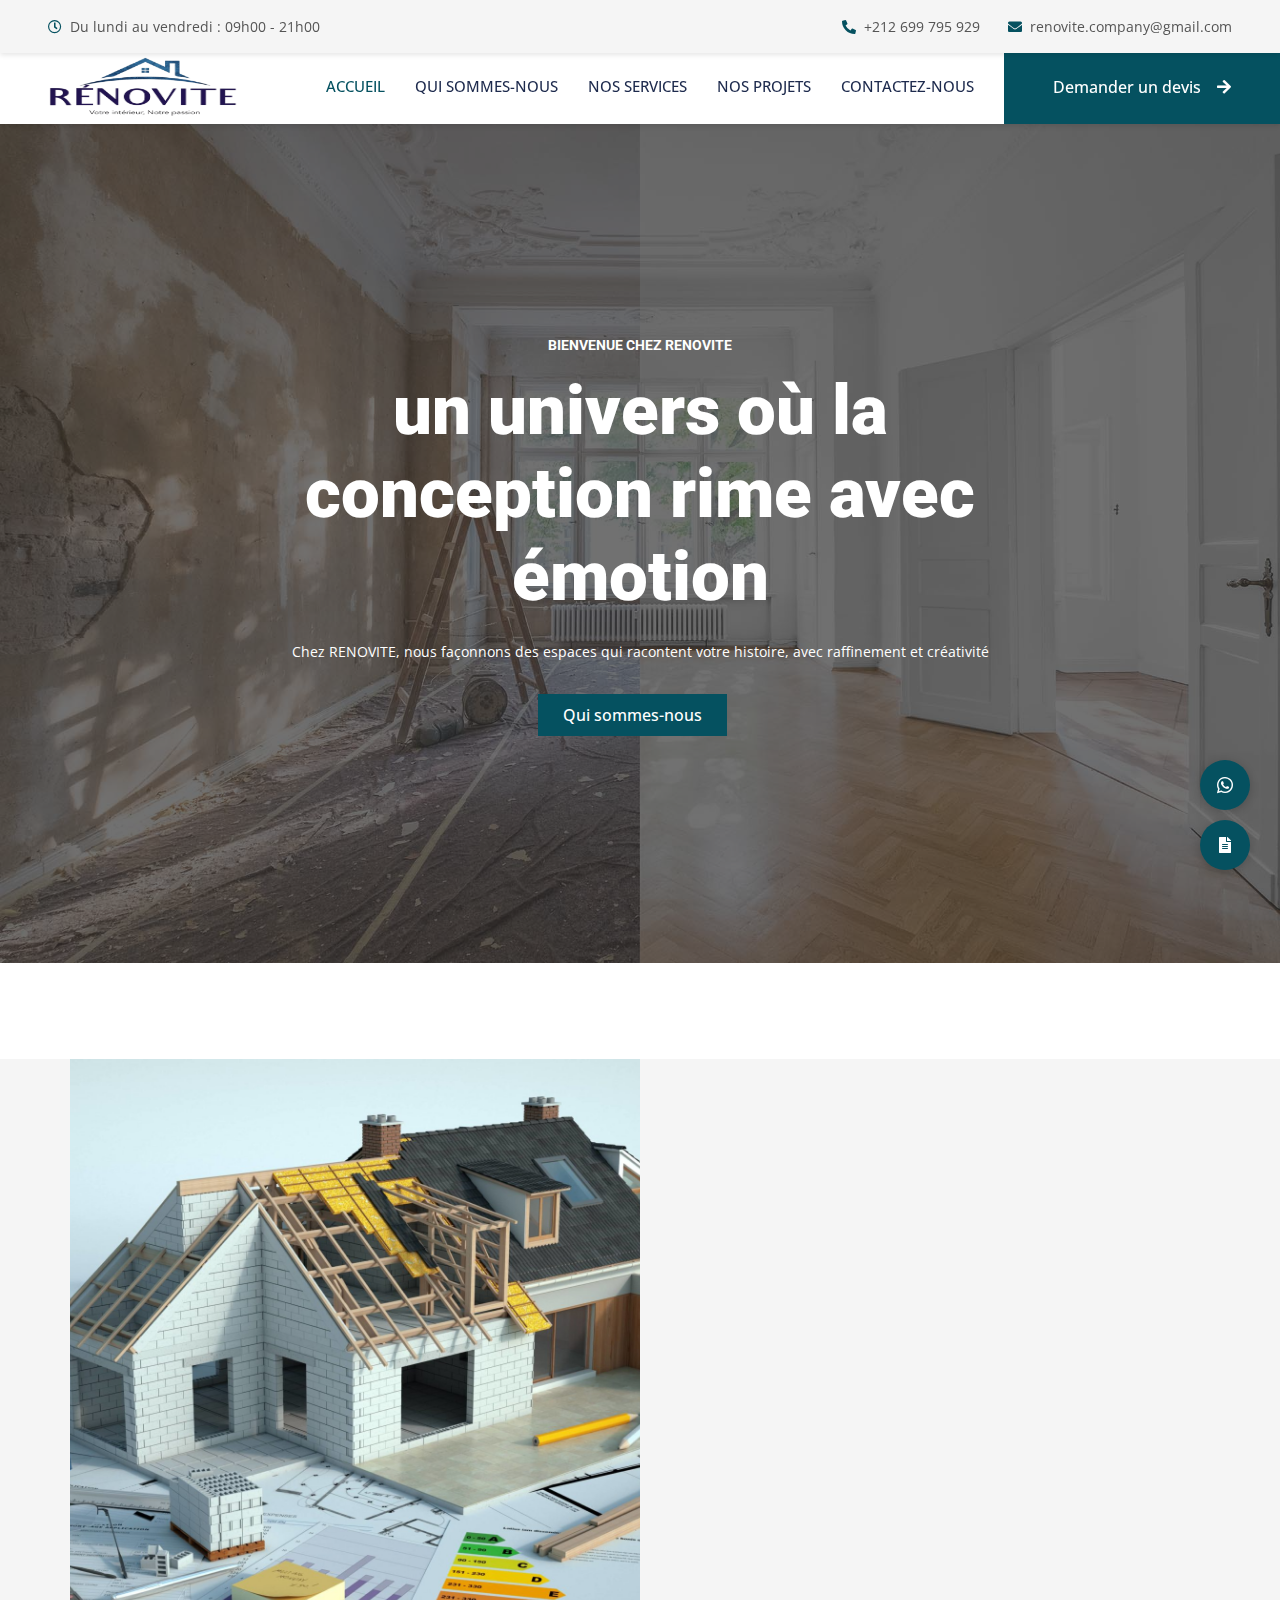
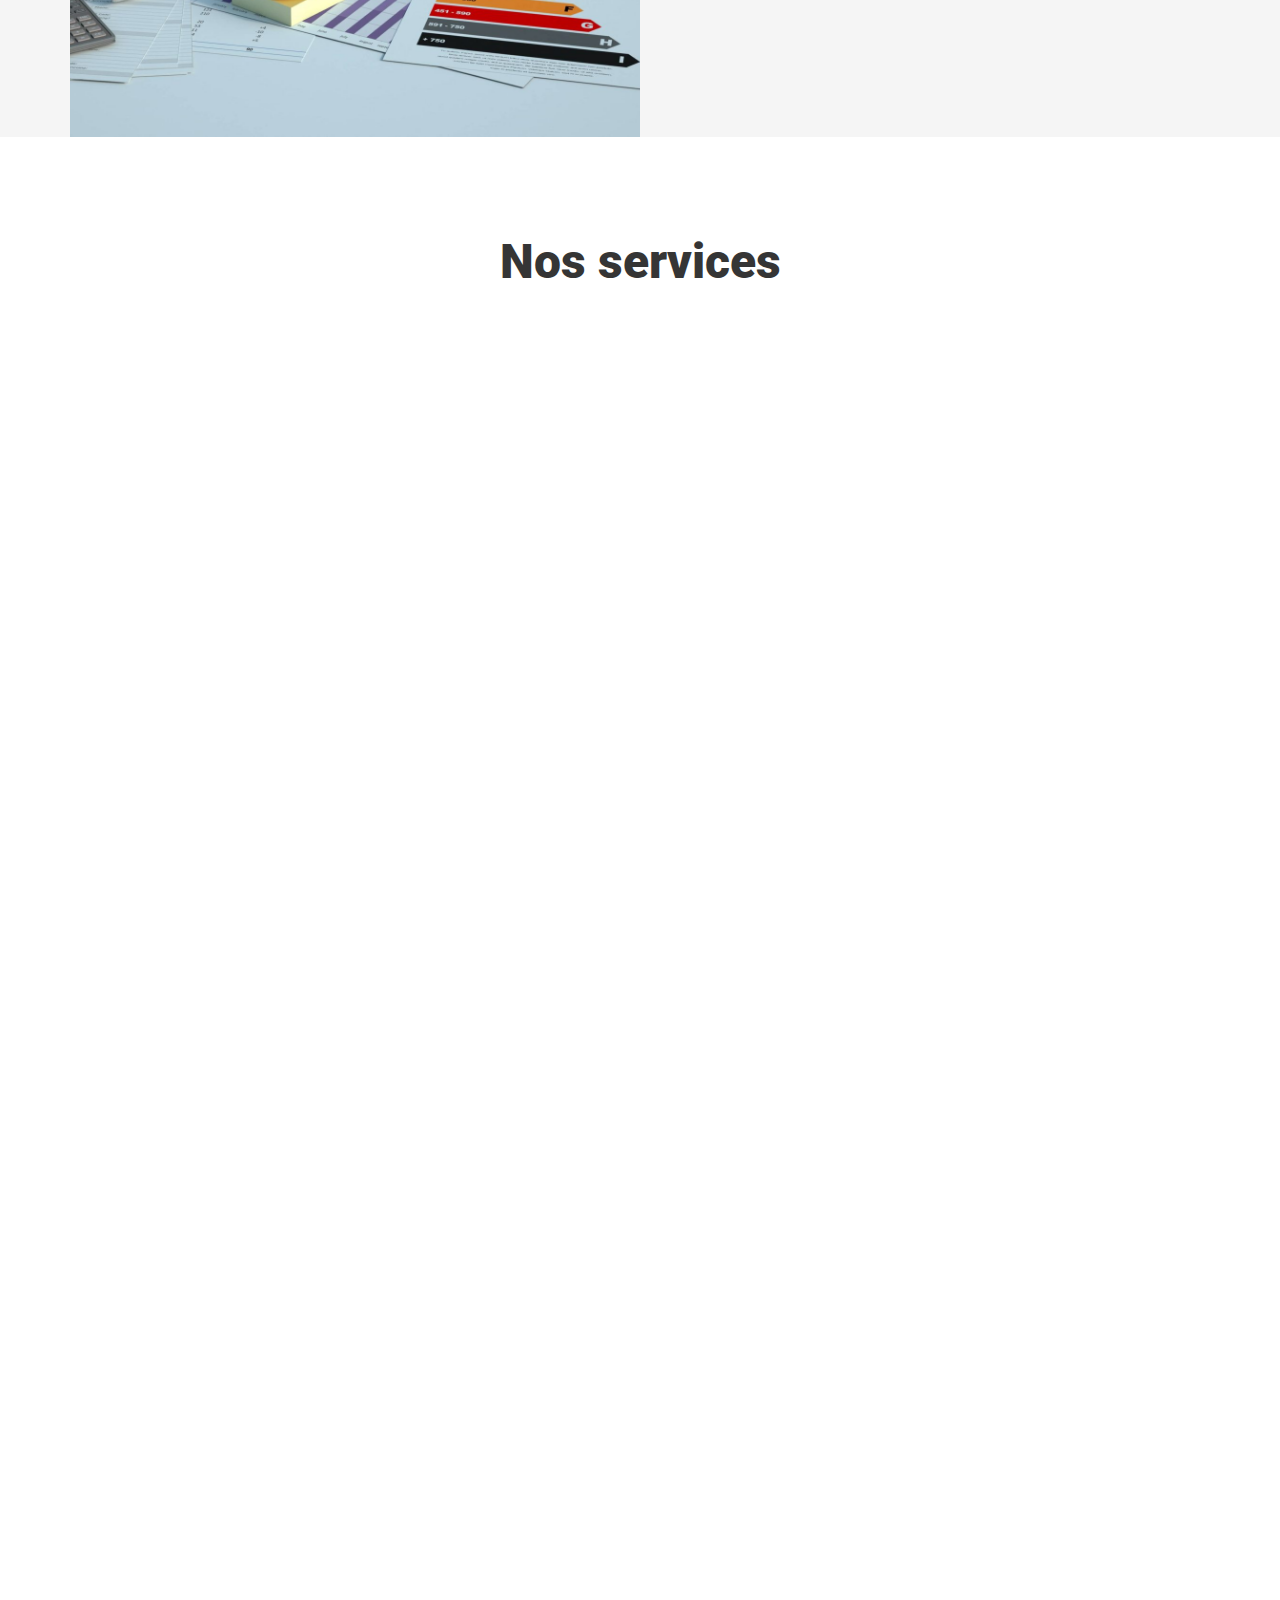
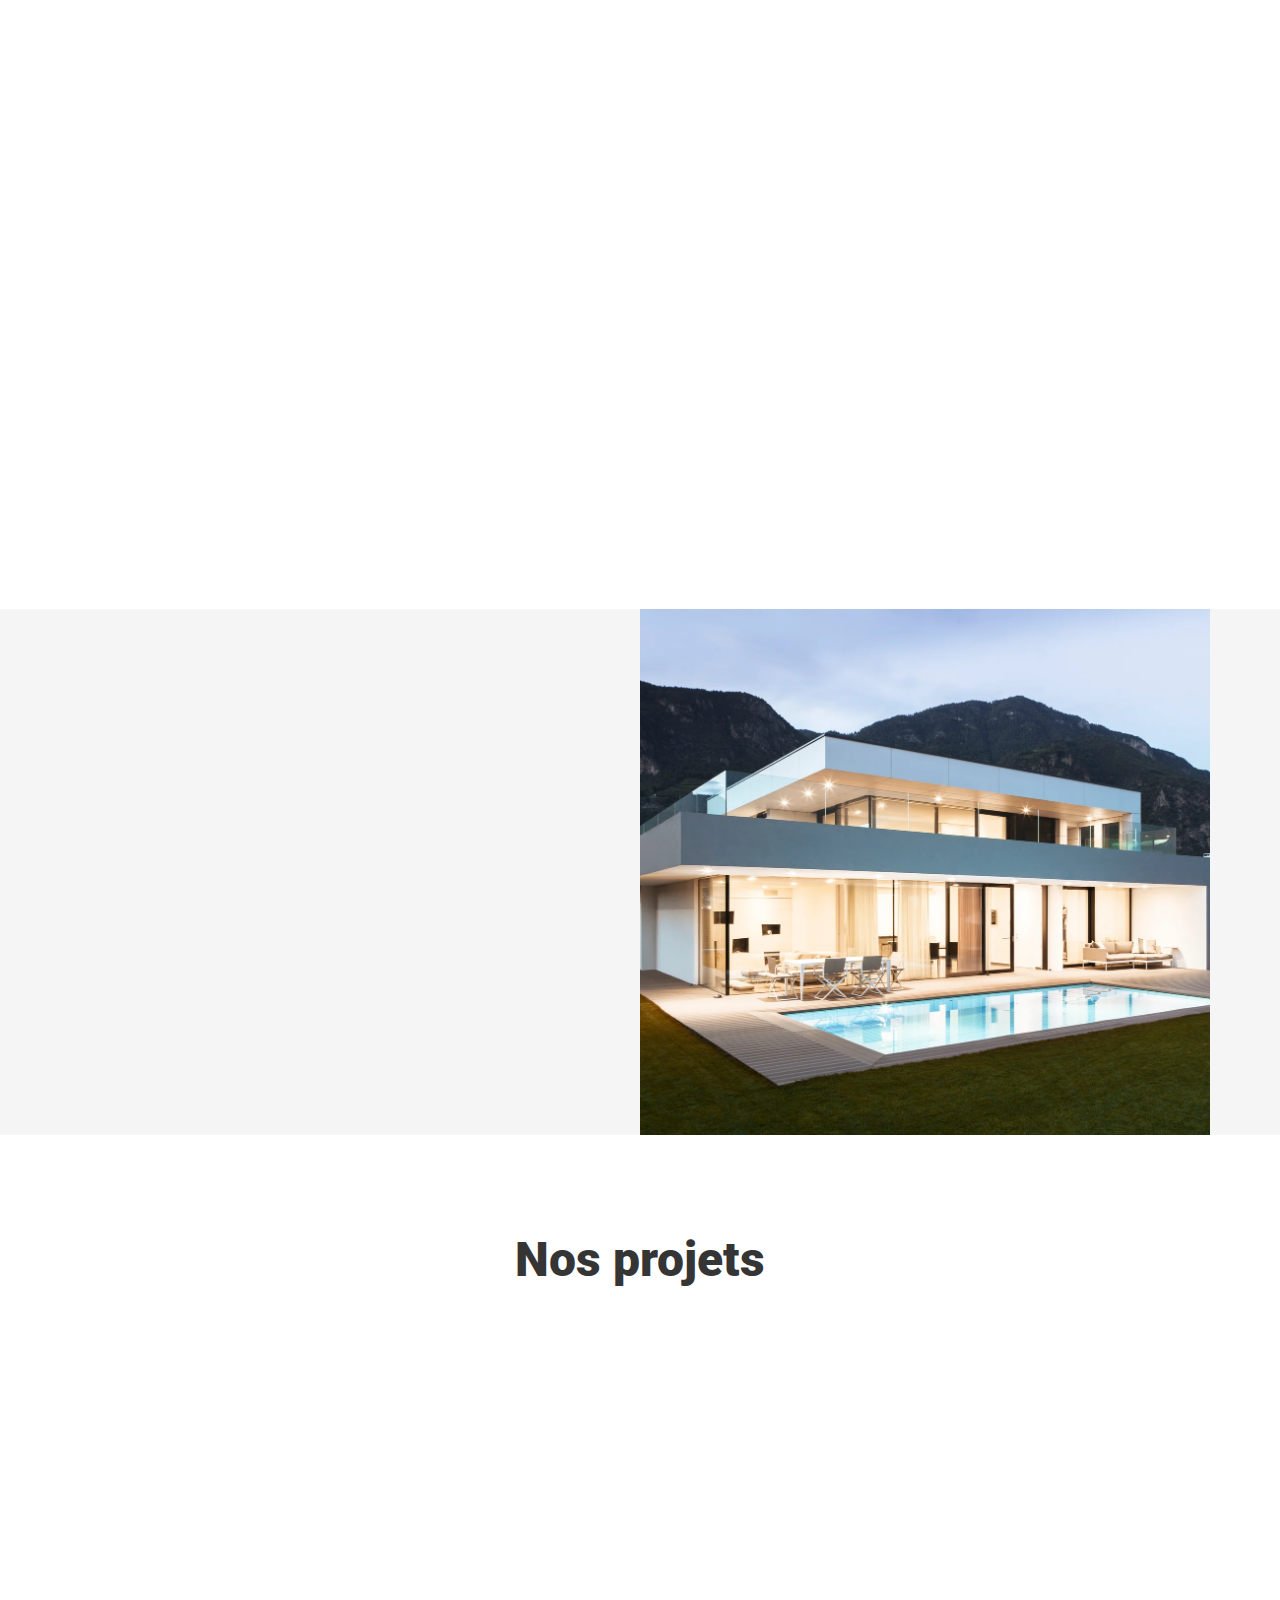
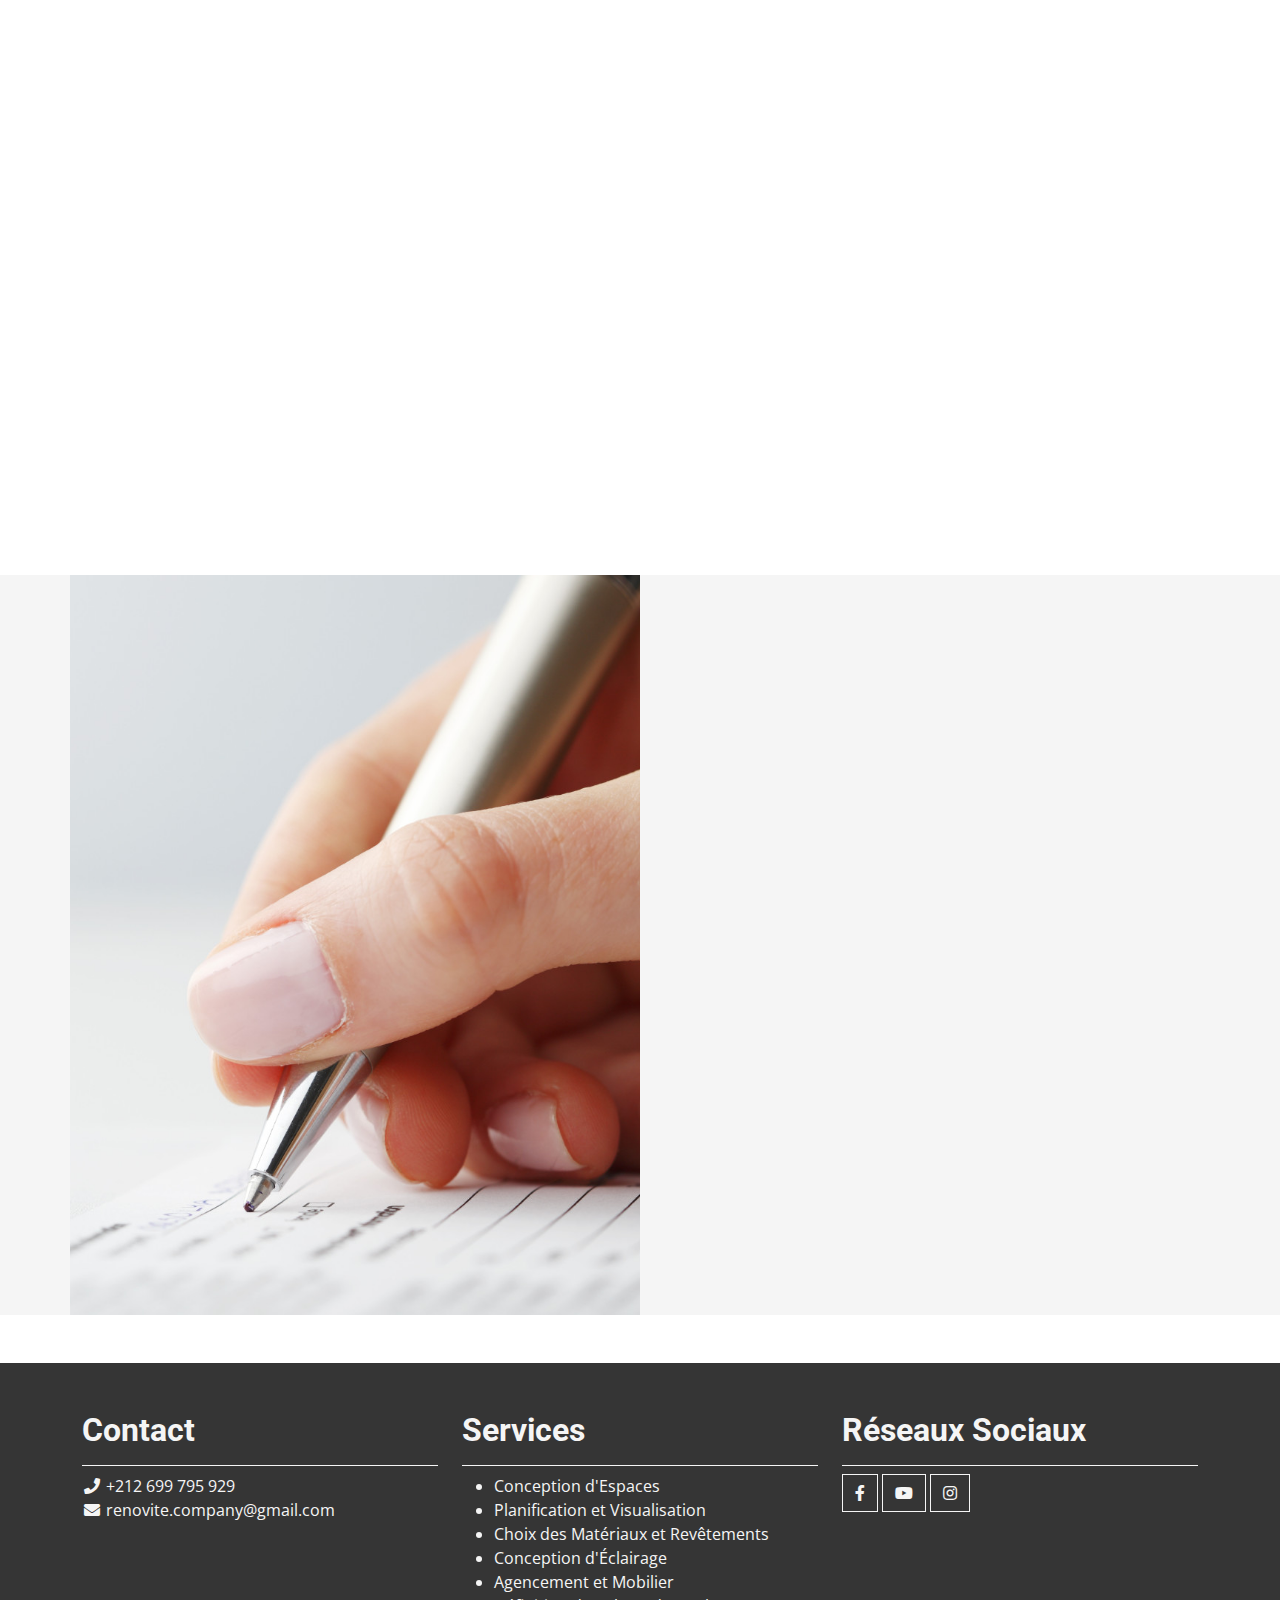
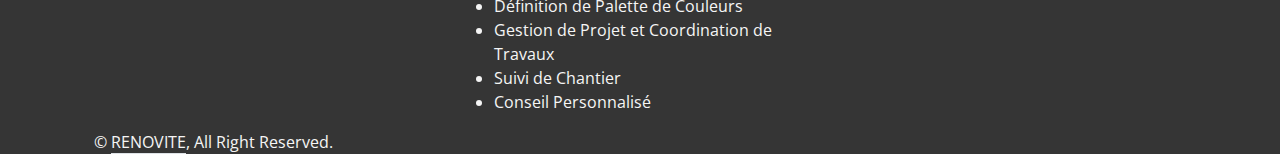
<file: index.html>
<!DOCTYPE html>
<html lang="en">

<head>
    <meta charset="utf-8">
    <title>RENOVITE</title>
    <meta content="width=device-width, initial-scale=1.0" name="viewport">
    <meta content="aménagement intérieur, design d'intérieur, rénovation, second œuvre" name="keywords">
    <meta content="RENOVITE - Experts en aménagement intérieur et travaux de second œuvre" name="description">

    <!-- Favicon -->
    <link href="img/favicon.ico" rel="icon">

    <!-- Google Web Fonts -->
    <link rel="preconnect" href="https://fonts.googleapis.com">
    <link rel="preconnect" href="https://fonts.gstatic.com" crossorigin>
    <link href="https://fonts.googleapis.com/css2?family=Open+Sans:wght@400;500&family=Roboto:wght@500;700;900&display=swap" rel="stylesheet"> 

    <!-- Icon Font Stylesheet -->
    <link href="https://cdnjs.cloudflare.com/ajax/libs/font-awesome/5.10.0/css/all.min.css" rel="stylesheet">
    <link href="https://cdnjs.cloudflare.com/ajax/libs/font-awesome/5.15.4/css/all.min.css" rel="stylesheet">
    <link href="https://cdn.jsdelivr.net/npm/bootstrap-icons@1.4.1/font/bootstrap-icons.css" rel="stylesheet">

    <!-- Libraries Stylesheet -->
    <link href="lib/animate/animate.min.css" rel="stylesheet">
    <link href="lib/owlcarousel/assets/owl.carousel.min.css" rel="stylesheet">
    <link href="lib/lightbox/css/lightbox.min.css" rel="stylesheet">

    <!-- Customized Bootstrap Stylesheet -->
    <link href="css/bootstrap.min.css" rel="stylesheet">

    <!-- Template Stylesheet -->
    <link href="css/style-consolidated.css" rel="stylesheet">    
    
</head>

<body>
    <!-- Spinner Start -->
    <div id="spinner" class="show bg-white position-fixed translate-middle w-100 vh-100 top-50 start-50 d-flex align-items-center justify-content-center">
        <div class="spinner-grow text-primary" style="width: 3rem; height: 3rem;" role="status">
            <span class="sr-only">Chargement...</span>
        </div>
    </div>
    <!-- Spinner End -->


    <!-- Topbar Start -->
    <div class="container-fluid bg-light p-0 fixed-top" style="z-index: 1030; box-shadow: 0 2px 5px rgba(0,0,0,0.1);">
        <!-- Desktop Topbar -->
        <div class="row gx-0 d-none d-lg-flex">
            <div class="col-lg-7 px-5 text-start">
                <div class="h-100 d-inline-flex align-items-center py-3">
                    <small class="far fa-clock text-primary me-2"></small>
                    <small>Du lundi au vendredi : 09h00 - 21h00 </small>
                </div>
            </div>
            <div class="col-lg-5 px-5 text-end">
                <div class="h-100 d-inline-flex align-items-center py-3 me-4">
                    <small class="fa fa-phone-alt text-primary me-2"></small>
                    <small><a href="tel:+212699795929" style="color: inherit; text-decoration: none;" class="contact-link">+212 699 795 929</a></small>
                </div>
                <div class="h-100 d-inline-flex align-items-center py-3 me-6">
                    <small class="fa fa-envelope text-primary me-2"></small>
                    <small><a href="mailto:renovite.company@gmail.com" style="color: inherit; text-decoration: none;" class="contact-link">renovite.company@gmail.com</a></small>
                </div>
            </div>
        </div>
        
        <!-- Mobile Topbar -->
        <div class="row gx-0 d-flex d-lg-none py-2">
            <div class="col-12 text-center">
                <div class="d-inline-flex align-items-center me-3">
                    <small class="fa fa-phone-alt text-primary me-1"></small>
                    <small><a href="tel:+212699795929" style="color: inherit; text-decoration: none;" class="contact-link">+212 699 795 929</a></small>
                </div>
                <div class="d-inline-flex align-items-center">
                    <small class="fa fa-envelope text-primary me-1"></small>
                    <small><a href="mailto:renovite.company@gmail.com" style="color: inherit; text-decoration: none;" class="contact-link">renovite.company@gmail.com</a></small>
                </div>
            </div>
        </div>
    </div>
    <!-- Topbar End -->


    <!-- Navbar Start -->
    <nav class="navbar navbar-expand-lg bg-white navbar-light fixed-top p-0" style="top: 50px; z-index: 1020; box-shadow: 0 2px 5px rgba(0,0,0,0.1);">
        <a href="index.html" class="navbar-brand d-flex align-items-center px-4 px-lg-5">
            <img src="img/editedLogo.png" alt="Logo RENOVITE" style="width: 190px; height: 70px;;">
        </a>
        <button type="button" class="navbar-toggler me-4" data-bs-toggle="collapse" data-bs-target="#navbarCollapse">
            <span class="navbar-toggler-icon"></span>
        </button>
        <div class="collapse navbar-collapse" id="navbarCollapse">
            <div class="navbar-nav ms-auto p-4 p-lg-0">
                <a href="index.html" class="nav-item nav-link active">Accueil</a>
                <a href="about.html" class="nav-item nav-link">Qui sommes-nous</a>
                <a href="service.html" class="nav-item nav-link">Nos services</a>
                <a href="project.html" class="nav-item nav-link">Nos Projets</a>
                <a href="contact.html" class="nav-item nav-link">Contactez-nous</a>
                <!-- Desktop Quote Button -->
                <a href="quote.html" class="btn btn-primary py-4 px-lg-5 d-none d-lg-block">Demander un devis<i class="fa fa-arrow-right ms-3"></i></a>
                
                <!-- Mobile Quote Button -->
                <a href="quote.html" class="btn btn-primary py-2 px-3 d-lg-none mt-3 mb-3">Devis gratuit<i class="fa fa-arrow-right ms-2"></i></a>
            </div>
            
        </div>
    </nav>
    <!-- Navbar End -->


    <!-- Carousel Start -->
    <div class="container-fluid p-0 pb-5">
        <div class="owl-carousel-item position-relative">
            <img class="img-fluid" src="img/carousel-2.jpg" alt="">
            <div class="position-absolute top-0 start-0 w-100 h-100 d-flex align-items-center" style="background: rgba(53, 53, 53, .7);">
                <div class="container">
                    <div class="row justify-content-center">
                        <div class="col-12 col-lg-8 text-center">
                            <h5 class="text-white text-uppercase mb-3 animated slideInDown" style="font-size: 0.9rem;">Bienvenue chez RENOVITE</h5>
                            <h1 class="display-3 text-white animated slideInDown mb-4" style="font-size: calc(2.3rem + 2.5vw); line-height: 1.2;">un univers où la conception rime avec émotion</h1>
                            <p class="fs-5 fw-medium text-white mb-4 pb-2" style="font-size: 0.9rem !important; line-height: 1.4;">Chez RENOVITE, nous façonnons des espaces qui racontent votre histoire, avec raffinement et créativité</p>
                            <a href="about.html" class="btn btn-primary py-2 px-4 me-3 animated slideInLeft">Qui sommes-nous</a>
                        </div>
                    </div>
                </div>
            </div>
        </div>
    </div>
    <!-- Carousel End -->


    <!-- Feature Start -->
    
    <!-- Feature Start -->


    <!-- About Start -->
    <div class="container-fluid bg-light overflow-hidden my-5 px-lg-0">
        <div class="container about px-lg-0">
            <div class="row g-0 mx-lg-0">
                <div class="col-lg-6 ps-lg-0" style="min-height: 400px;">
                    <div class="position-relative h-100">
                        <img class="position-absolute img-fluid w-100 h-100" src="img/about.jpg" style="object-fit: cover;" alt="Maison en construction, plans et outils">
                    </div>
                </div>
                <div class="col-lg-6 about-text py-5 wow fadeIn" data-wow-delay="0.5s">
                    <div class="p-lg-5 pe-lg-0">
                        <div class="section-title text-start">
                            <h1 class="display-5 mb-4 align-items-center">Qui sommes-nous</h1>
                        </div>
                        <p class="mb-4 pb-2">Experts en aménagement intérieur, nous sommes une équipe de professionnels passionnés par la création d'espaces de vie uniques et fonctionnels. Forts de notre expérience dans les travaux de second œuvre, nous concevons et réalisons des solutions sur mesure pour vos projets de cuisines modernes, salles de bains élégantes, menuiserie aluminium et verrerie. Notre objectif : transformer votre intérieur en un lieu qui vous ressemble, avec un souci constant du détail et de la qualité, de la conception à l'installation.</p>
                        <div class="row g-4 mb-4 pb-2">
                            <div class="col-sm-6 wow fadeIn" data-wow-delay="0.1s">
                                <div class="d-flex align-items-center">
                                    <div class="d-flex flex-shrink-0 align-items-center justify-content-center bg-white" style="width: 60px; height: 60px;">
                                        <i class="fa fa-users fa-2x text-primary"></i>
                                    </div>
                                    <div class="ms-3">
                                        <h2 class="text-primary mb-1">14 Ans</h2>
                                        <p class="fw-medium mb-0">d'èxperience</p>
                                    </div>
                                </div>
                            </div>
                            <div class="col-sm-6 wow fadeIn" data-wow-delay="0.3s">
                                <div class="d-flex align-items-center">
                                    <div class="d-flex flex-shrink-0 align-items-center justify-content-center bg-white" style="width: 60px; height: 60px;">
                                        <i class="fa fa-check fa-2x text-primary"></i>
                                    </div>
                                    <div class="ms-3">
                                        <h2 class="text-primary mb-1">Plus de 30</h2>
                                        <p class="fw-medium mb-0">Projets Réalisés</p>
                                    </div>
                                </div>
                            </div>
                        </div>
                        <a href="project.html" class="btn btn-primary py-3 px-5">Nos Projets</a>
                    </div>
                </div>
            </div>
        </div>
    </div>
    <!-- About End -->


    <!-- Service Start -->
    <div class="container-xxl py-5">
        <div class="container">
            <div class="section-title text-center">
                <h1 class="display-5 mb-5">Nos services</h1>
            </div>
            <div class="row g-4">
                <div class="col-md-6 col-lg-4 wow fadeInUp" data-wow-delay="0.1s">
                    <div class="service-item">
                        <div class="overflow-hidden">
                            <img class="img-fluid" src="img/service-1.png" alt="">
                        </div>
                        <div class="p-4 text-center text-primary">
                            <h4 class="mb-3">Conception d'Espaces</h4>
                            <p>Définition de l'organisation générale et de la fonctionnalité des pièces, en tenant compte des besoins, des contraintes et du style de vie du client. Cela inclut la création de plans d'aménagement, l'étude des flux de circulation et l'optimisation de l'utilisation de l'espace.</p>
                        </div>
                    </div>
                </div>
                <div class="col-md-6 col-lg-4 wow fadeInUp" data-wow-delay="0.3s">
                    <div class="service-item">
                        <div class="overflow-hidden">
                            <img class="img-fluid" src="img/service-2.jpeg" alt="">
                        </div>
                        <div class="p-4 text-center text-primary">
                            <h4 class="mb-3">Planification et Visualisation</h4>
                            <p>Élaboration de plans techniques (plans, coupes, élévations), de rendus 3D photoréalistes et de planches d'ambiance (moodboards) pour illustrer le concept et aider le client à se projeter dans son futur espace.</p>
                        </div>
                    </div>
                </div>
                <div class="col-md-6 col-lg-4 wow fadeInUp" data-wow-delay="0.5s">
                    <div class="service-item">
                        <div class="overflow-hidden">
                            <img class="img-fluid" src="img/service-3.jpg" alt="">
                        </div>
                        <div class="p-4 text-center text-primary">
                            <h4 class="mb-3">Choix des Matériaux et Revêtements</h4>
                            <p>Sélection détaillée des matériaux (bois, pierre, métal, verre, etc.) et des revêtements (sols, murs, plafonds, tissus d'ameublement) en fonction de leurs qualités esthétiques, techniques et environnementales, et en assurant leur cohérence avec l'ensemble du projet.</p>
                        </div>
                    </div>
                </div>
                <div class="col-md-6 col-lg-4 wow fadeInUp" data-wow-delay="0.1s">
                    <div class="service-item">
                        <div class="overflow-hidden">
                            <img class="img-fluid" src="img/service-4.jpg" alt="">
                        </div>
                        <div class="p-4 text-center text-primary">
                            <h4 class="mb-3">Conception d'Éclairage</h4>
                            <p>Planification minutieuse de l'éclairage naturel et artificiel, en tenant compte de son rôle fonctionnel et de son impact sur l'atmosphère et l'ambiance des espaces. Cela comprend le choix des luminaires, la détermination des niveaux d'éclairement et la gestion des sources de lumière.</p>
                        </div>
                    </div>
                </div>
                <div class="col-md-6 col-lg-4 wow fadeInUp" data-wow-delay="0.3s">
                    <div class="service-item">
                        <div class="overflow-hidden">
                            <img class="img-fluid" src="img/service-5.jpg" alt="">
                        </div>
                        <div class="p-4 text-center text-primary">
                            <h4 class="mb-3">Agencement et Mobilier</h4>
                            <p>Choix et disposition réfléchis du mobilier (meubles, rangements, équipements) et des accessoires (luminaires, textiles, objets décoratifs) pour optimiser l'ergonomie, la fonctionnalité et l'esthétique des lieux, en accord avec le style défini.</p>
                        </div>
                    </div>
                </div>
                <div class="col-md-6 col-lg-4 wow fadeInUp" data-wow-delay="0.5s">
                    <div class="service-item">
                        <div class="overflow-hidden">
                            <img class="img-fluid" src="img/service-6.jpg" alt="">
                        </div>
                        <div class="p-4 text-center text-primary">
                            <h4 class="mb-3">Définition de Palette de Couleurs</h4>
                            <p>Création d'une harmonie de couleurs cohérente et significative pour l'espace, en tenant compte de l'impact psychologique des couleurs, de la lumière et des préférences du client, afin de créer une ambiance spécifique.</p>
                        </div>
                    </div>
                </div>
                <div class="col-md-6 col-lg-4 wow fadeInUp" data-wow-delay="0.5s">
                    <div class="service-item">
                        <div class="overflow-hidden">
                            <img class="img-fluid" src="img/service-7.jpg" alt="">
                        </div>
                        <div class="p-4 text-center text-primary">
                            <h4 class="mb-3">Gestion de Projet et Coordination de Travaux</h4>
                            <p>Organisation complète du chantier, planification détaillée des étapes, coordination efficace des différents artisans et intervenants (plombiers, électriciens, peintres, etc.), et suivi rigoureux du budget et du calendrier.</p>
                        </div>
                    </div>
                </div>
                <div class="col-md-6 col-lg-4 wow fadeInUp" data-wow-delay="0.5s">
                    <div class="service-item">
                        <div class="overflow-hidden">
                            <img class="img-fluid" src="img/service-8.jpg" alt="">
                        </div>
                        <div class="p-4 text-center text-primary">
                            <h4 class="mb-3">Suivi de Chantier</h4>
                            <p>Contrôle régulier et méticuleux de la conformité des travaux avec les plans et les spécifications techniques, vérification de la qualité d'exécution et résolution des éventuels problèmes rencontrés sur place.</p>
                        </div>
                    </div>
                </div>
                <div class="col-md-6 col-lg-4 wow fadeInUp" data-wow-delay="0.5s">
                    <div class="service-item">
                        <div class="overflow-hidden">
                            <img class="img-fluid" src="img/service-9.jpg" alt="">
                        </div>
                        <div class="p-4 text-center text-primary">
                            <h4 class="mb-3">Conseil Personnalisé</h4>
                            <p>Accompagnement attentif et conseils sur mesure adaptés aux besoins spécifiques du client, à son budget et à ses attentes, tout au long du processus de conception et de réalisation du projet.</p>
                        </div>
                    </div>
                </div>
            </div>
        </div>
    </div>
    <!-- Service End -->


    <!-- Feature Start -->
    <div class="container-fluid bg-light overflow-hidden my-5 px-lg-0">
        <div class="container feature px-lg-0">
            <div class="row g-0 mx-lg-0">
                <div class="col-lg-6 feature-text py-5 wow fadeIn" data-wow-delay="0.5s">
                    <div class="p-lg-5 ps-lg-0">
                        <div class="section-title text-start">
                            <h1 class="display-5 mb-4">Pourquoi nous choisir</h1>
                        </div>
                        <p class="mb-4 pb-2">Des solutions créatives et innovantes pour sublimer votre intérieur.
                            Un souci constant de la qualité et du détail, à chaque étape du projet.
                            Votre projet, notre passion : un résultat qui dépasse vos attentes.</p>
                        <div class="row g-4">
                            <div class="col-sm-6 col-6">
                                <div class="d-flex align-items-center">
                                    <div class="d-flex flex-shrink-0 align-items-center justify-content-center bg-white" style="width: 50px; height: 50px;">
                                        <i class="fa fa-check fa-lg text-primary"></i>
                                    </div>
                                    <div class="ms-3">
                                        <h5 class="mb-0" style="font-size: 0.9rem;">Produits de Qualité</h5>
                                    </div>
                                </div>
                            </div>
                            <div class="col-sm-6 col-6">
                                <div class="d-flex align-items-center">
                                    <div class="d-flex flex-shrink-0 align-items-center justify-content-center bg-white" style="width: 50px; height: 50px;">
                                        <i class="fa fa-user-check fa-lg text-primary"></i>
                                    </div>
                                    <div class="ms-3">
                                        <h5 class="mb-0" style="font-size: 0.9rem;">Designers Créatifs</h5>
                                    </div>
                                </div>
                            </div>
                            <div class="col-sm-6 col-6">
                                <div class="d-flex align-items-center">
                                    <div class="d-flex flex-shrink-0 align-items-center justify-content-center bg-white" style="width: 50px; height: 50px;">
                                        <i class="fa fa-drafting-compass fa-lg text-primary"></i>
                                    </div>
                                    <div class="ms-3">
                                        <h5 class="mb-0" style="font-size: 0.9rem;">Consultation Gratuite</h5>
                                    </div>
                                </div>
                            </div>
                            <div class="col-sm-6 col-6">
                                <div class="d-flex align-items-center">
                                    <div class="d-flex flex-shrink-0 align-items-center justify-content-center bg-white" style="width: 50px; height: 50px;">
                                        <i class="fa fa-headphones fa-lg text-primary"></i>
                                    </div>
                                    <div class="ms-3">
                                        <h5 class="mb-0" style="font-size: 0.9rem;">Assistance Clientèle</h5>
                                    </div>
                                </div>
                            </div>
                        </div>
                    </div>
                </div>
                <div class="col-lg-6 pe-lg-0" style="min-height: 400px;">
                    <div class="position-relative h-100">
                        <img class="position-absolute img-fluid w-100 h-100" src="img/feature.jpg" style="object-fit: cover;" alt="">
                    </div>
                </div>
            </div>
        </div>
    </div>
    <!-- Feature End -->


     <!-- Projects Start -->
     <div class="container-xxl py-5">
        <div class="container">
            <div class="section-title text-center">
                <h1 class="display-5 mb-5">Nos projets</h1>
            </div>
            <!-- Replace the grid with a carousel -->
            <div class="owl-carousel project-carousel wow fadeInUp" data-wow-delay="0.1s">
                <!-- Project Item 1 -->
                <div class="project-item">
                    <div class="rounded overflow-hidden">
                        <div class="position-relative overflow-hidden">
                            <img class="img-fluid w-100" src="img/1.jpeg" alt="">
                        </div>
                    </div>
                </div>
                <!-- Project Item 2 -->
                <div class="project-item">
                    <div class="rounded overflow-hidden">
                        <div class="position-relative overflow-hidden">
                            <img class="img-fluid w-100" src="img/2.jpeg" alt="">
                        </div>
                    </div>
                </div>
                <!-- Project Item 3 -->
                <div class="project-item">
                    <div class="rounded overflow-hidden">
                        <div class="position-relative overflow-hidden">
                            <img class="img-fluid w-100" src="img/3.jpeg" alt="">
                        </div>
                    </div>
                </div>
                <!-- Project Item 4 -->
                <div class="project-item">
                    <div class="rounded overflow-hidden">
                        <div class="stacked-images">
                            <img class="img-fluid w-100" src="img/4.jpeg" alt="">
                            <img class="img-fluid w-100" src="img/5.jpeg" alt="">
                        </div>
                    </div>
                </div>
                
                
                <!-- Project Item 6 -->
                <div class="project-item">
                    <div class="rounded overflow-hidden">
                        <div class="position-relative overflow-hidden">
                            <img class="img-fluid w-100" src="img/6.jpeg" alt="">
                        </div>
                    </div>
                </div>
                <!-- Project Item 7 -->
                <div class="project-item">
                    <div class="rounded overflow-hidden">
                        <div class="stacked-images">
                            <img class="img-fluid w-100" src="img/7.jpeg" alt="">
                            <img class="img-fluid w-100" src="img/8.jpeg" alt="">
                        </div>
                    </div>
                </div>
                <!-- Project Item 8 -->
                
                <!-- Project Item 9 -->
                <div class="project-item">
                    <div class="rounded overflow-hidden">
                        <div class="position-relative overflow-hidden">
                            <img class="img-fluid w-100" src="img/9.jpeg" alt="">
                        </div>
                    </div>
                </div>
                <!-- Project Item 10 -->
                <div class="project-item">
                    <div class="rounded overflow-hidden">
                        <div class="position-relative overflow-hidden">
                            <img class="img-fluid w-100" src="img/10.jpeg" alt="">
                        </div>
                    </div>
                </div>
                <!-- Project Item 11 -->
                <div class="project-item">
                    <div class="rounded overflow-hidden">
                        <div class="position-relative overflow-hidden">
                            <img class="img-fluid w-100" src="img/11.jpeg" alt="">
                        </div>
                    </div>
                </div>
                <!-- Project Item 12 -->
                <div class="project-item">
                    <div class="rounded overflow-hidden">
                        <div class="position-relative overflow-hidden">
                            <img class="img-fluid w-100" src="img/12.jpeg" alt="">
                        </div>
                    </div>
                </div>
                <!-- Project Item 13 -->
                <div class="project-item">
                    <div class="rounded overflow-hidden">
                        <div class="position-relative overflow-hidden">
                            <img class="img-fluid w-100" src="img/13.jpeg" alt="">
                        </div>
                    </div>
                </div>
                <!-- Project Item 14 -->
                <div class="project-item">
                    <div class="rounded overflow-hidden">
                        <div class="position-relative overflow-hidden">
                            <img class="img-fluid w-100" src="img/14.jpeg" alt="">
                        </div>
                    </div>
                </div>
                <!-- Project Item 15 -->
                <div class="project-item">
                    <div class="rounded overflow-hidden">
                        <div class="position-relative overflow-hidden">
                            <img class="img-fluid w-100" src="img/15.jpeg" alt="">
                        </div>
                    </div>
                </div>
                <!-- Project Item 16-29 -->
                <div class="project-item">
                    <div class="rounded overflow-hidden">
                        <div class="stacked-images">
                            <img class="img-fluid w-100" src="img/16.jpeg" alt="">
                            <img class="img-fluid w-100" src="img/29.jpeg" alt="">
                        </div>
                    </div>
                </div>
                <!-- Project Item 18 -->
                <div class="project-item">
                    <div class="rounded overflow-hidden">
                        <div class="position-relative overflow-hidden">
                            <img class="img-fluid w-100" src="img/18.jpeg" alt="">
                        </div>
                    </div>
                </div>
                <!-- Project Item 19 -->
                <div class="project-item">
                    <div class="rounded overflow-hidden">
                        <div class="position-relative overflow-hidden">
                            <img class="img-fluid w-100" src="img/19.jpeg" alt="">
                        </div>
                    </div>
                </div>
                <!-- Project Item 20 -->
                
                <!-- Project Item 21 -->
                <div class="project-item">
                    <div class="rounded overflow-hidden">
                        <div class="position-relative overflow-hidden">
                            <img class="img-fluid w-100" src="img/21.jpeg" alt="">
                        </div>
                    </div>
                </div>
                <!-- Project Item 22-23 -->
                <div class="project-item">
                    <div class="rounded overflow-hidden">
                        <div class="stacked-images">
                            <img class="img-fluid w-100" src="img/22.jpeg" alt="">
                            <img class="img-fluid w-100" src="img/23.jpeg" alt="">
                        </div>
                    </div>
                </div>
                
                <!-- Project Item 24 -->
                <div class="project-item">
                    <div class="rounded overflow-hidden">
                        <div class="position-relative overflow-hidden">
                            <img class="img-fluid w-100" src="img/24.jpeg" alt="">
                        </div>
                    </div>
                </div>
                <!-- Project Item 25 -->
                <div class="project-item">
                    <div class="rounded overflow-hidden">
                        <div class="position-relative overflow-hidden">
                            <img class="img-fluid w-100" src="img/25.jpeg" alt="">
                        </div>
                    </div>
                </div>
                <!-- Project Item 26 -->
                <div class="project-item">
                    <div class="rounded overflow-hidden">
                        <div class="position-relative overflow-hidden">
                            <img class="img-fluid w-100" src="img/26.jpeg" alt="">
                        </div>
                    </div>
                </div>
                <!-- Project Item 27 -->
                <div class="project-item">
                    <div class="rounded overflow-hidden">
                        <div class="position-relative overflow-hidden">
                            <img class="img-fluid w-100" src="img/27.jpeg" alt="">
                        </div>
                    </div>
                </div>
                <!-- Project Item 28 -->
                <div class="project-item">
                    <div class="rounded overflow-hidden">
                        <div class="position-relative overflow-hidden">
                            <img class="img-fluid w-100" src="img/28.jpeg" alt="">
                        </div>
                    </div>
                </div>
                
                
            </div>
        </div>
    </div>
    <!-- Projects End -->        
        
    


       <!-- Quote Start -->
       <div class="container-fluid bg-light overflow-hidden my-5 px-lg-0">
        <div class="container quote px-lg-0">
            <div class="row g-0 mx-lg-0">
                <div class="col-lg-6 ps-lg-0" style="min-height: 500px;">
                    <div class="position-relative h-100">
                        <img class="position-absolute img-fluid w-100 h-100" src="img/quote.jpg" style="object-fit: cover;" alt="Main écrivant sur un document">
                    </div>
                </div>
                <div class="col-lg-6 quote-text py-5 wow fadeIn" data-wow-delay="0.5s">
                    <div class="p-lg-5 pe-lg-0">
                        <div class="section-title text-start mb-5">
                            <h1 class="display-5 mb-4">Devis Gratuit</h1>
                        </div>
                        <p class="mb-5">Obtenez une estimation personnalisée pour votre projet d'aménagement intérieur. Contactez-nous pour discuter de vos besoins et recevoir une proposition détaillée.</p>
                        <form id="contactForm" action="https://api.web3forms.com/submit" method="POST">
                            <input type="hidden" name="access_key" value="e137a61b-d2a9-4ff0-98bc-7c5730044e2c">
                            <div class="row g-3">
                                <div class="col-md-6">
                                    <div class="form-floating">
                                        <input type="text" class="form-control" id="name" name="name" placeholder="Your Name" required>
                                        <label for="name">Votre nom</label>
                                    </div>
                                </div>
                                <div class="col-md-6">
                                    <div class="form-floating">
                                        <input type="email" class="form-control" id="email" name="email" placeholder="Your Email" required>
                                        <label for="email">Votre Email</label>
                                    </div>
                                </div>
                                <div class="col-12">
                                    <div class="form-floating">
                                        <input type="text" class="form-control" id="subject" name="subject" placeholder="Subject" required>
                                        <label for="subject">Vote numéro</label>
                                    </div>
                                </div>
                                <div class="col-12">
                                    <div class="form-floating">
                                        <textarea class="form-control" placeholder="Leave a message here" id="message" name="message" style="height: 100px" required></textarea>
                                        <label for="message">Note</label>
                                    </div>
                                </div>
                                <div class="col-12">
                                    <button class="btn btn-primary w-100 py-3" type="submit">Envoyer le demande</button>
                                    <div class="submitting" style="display: none;">Transmission...</div>
                                </div>
                            </div>
                        </form>
                    </div>
                </div>
            </div>
        </div>
    </div>
    <!-- Quote End -->

     <!-- Footer Start -->
     <footer class="bg-dark" id="tempaltemo_footer">
        <div class="container">
            <div class="row">
                <div class="col-md-4 pt-5">
                    <h2 class="h2 text-light border-bottom pb-3 border-light logo">Contact</h2>
                    <ul class="list-unstyled text-light footer-link-list">
                        <li>
                            <i class="fa fa-phone fa-fw"></i>
                            <a class="text-light text-decoration-none" href="tel:+212699795929">+212 699 795 929</a>
                        </li>
                        <li>
                            <i class="fa fa-envelope fa-fw"></i>
                            <a class="text-light text-decoration-none" href="mailto:renovite.company@gmail.com">renovite.company@gmail.com</a>
                        </li>
                    </ul>
                </div>
                <div class="col-md-4 pt-5">
                    <h2 class="h2 text-light border-bottom pb-3 border-light">Services</h2>
                    <ul class="list-style text-light footer-link-list">
                        <li><a class="text-light text-decoration-none" href="#">Conception d'Espaces</a></li>
                        <li><a class="text-light text-decoration-none" href="#">Planification et Visualisation</a></li>
                        <li><a class="text-light text-decoration-none" href="#">Choix des Matériaux et Revêtements</a></li>
                        <li><a class="text-light text-decoration-none" href="#">Conception d'Éclairage</a></li>
                        <li><a class="text-light text-decoration-none" href="#">Agencement et Mobilier</a></li>
                        <li><a class="text-light text-decoration-none" href="#">Définition de Palette de Couleurs</a></li>
                        <li><a class="text-light text-decoration-none" href="#">Gestion de Projet et Coordination de Travaux</a></li>
                        <li><a class="text-light text-decoration-none" href="#">Suivi de Chantier</a></li>
                        <li><a class="text-light text-decoration-none" href="#">Conseil Personnalisé</a></li>
                    </ul>
                </div>
                <div class="col-md-4 pt-5">
                    <h2 class="h2 text-light border-bottom pb-3 border-light">Réseaux Sociaux</h2>
                    <ul class="list-unstyled text-light footer-link-list">
                        <a class="btn btn-outline-light btn-social" href="https://web.facebook.com/profile.php?id=61575626890779"><i class="fab fa-facebook-f"></i></a>
                        <a class="btn btn-outline-light btn-social" href=""><i class="fab fa-youtube"></i></a>
                        <a class="btn btn-outline-light btn-social" href="https://www.instagram.com/renovite2025?igsh=MWJwbmIzYzNrejZ4ZQ=="><i class="fab fa-instagram"></i></a>
                    </ul>
                </div>
            </div>
            <div class="container">
                <div class="copyright">
                    <div class="row">
                        <div class="col-md-6 text-light text-center text-md-start mb-3 mb-md-0">
                            &copy; <a class="text-light border-bottom" href="#">RENOVITE</a>, All Right Reserved.
                        </div>
                    </div>
                </div>
            </div>
        </div>
    </footer>
    <!-- Footer End -->
   
    <!-- Mobile Contact Buttons -->
    <!-- Contact Buttons for All Devices -->
    <div class="contact-sticky-mobile">
        <a href="https://wa.me/212699795929" class="mobile-contact-item">
            <i class="bi bi-whatsapp"></i>
        </a>
        
        <a href="quote.html" class="mobile-contact-item">
            <i class="fa fa-file-alt"></i>
        </a>
    </div>

    <!-- Back to Top -->


    <!-- JavaScript Libraries -->
    <script src="https://code.jquery.com/jquery-3.4.1.min.js"></script>
    <script src="https://cdn.jsdelivr.net/npm/bootstrap@5.0.0/dist/js/bootstrap.bundle.min.js"></script>
    <script src="lib/wow/wow.min.js"></script>
    <script src="lib/easing/easing.min.js"></script>
    <script src="lib/waypoints/waypoints.min.js"></script>
    <script src="lib/counterup/counterup.min.js"></script>
    <script src="lib/owlcarousel/owl.carousel.min.js"></script>
    <script src="lib/isotope/isotope.pkgd.min.js"></script>
    <script src="lib/lightbox/js/lightbox.min.js"></script>

    <!-- Template Javascript -->
    <script src="js/main.js"></script>
        <!-- Project Carousel Initialization -->
<script>
    $(document).ready(function() {
        $(".project-carousel").owlCarousel({
            autoplay: true,
            smartSpeed: 500,
            margin: 25,
            loop: true,
            center: false,
            dots: true,
            nav: true,
            navText : [
                '<i class="bi bi-arrow-left"></i>',
                '<i class="bi bi-arrow-right"></i>'
            ],
            responsive: {
                0: {
                    items: 1
                },
                576: {
                    items: 1
                },
                768: {
                    items: 2
                },
                992: {
                    items: 3
                }
            }
        });
    });
</script>
    
</body>

</html>
</file>
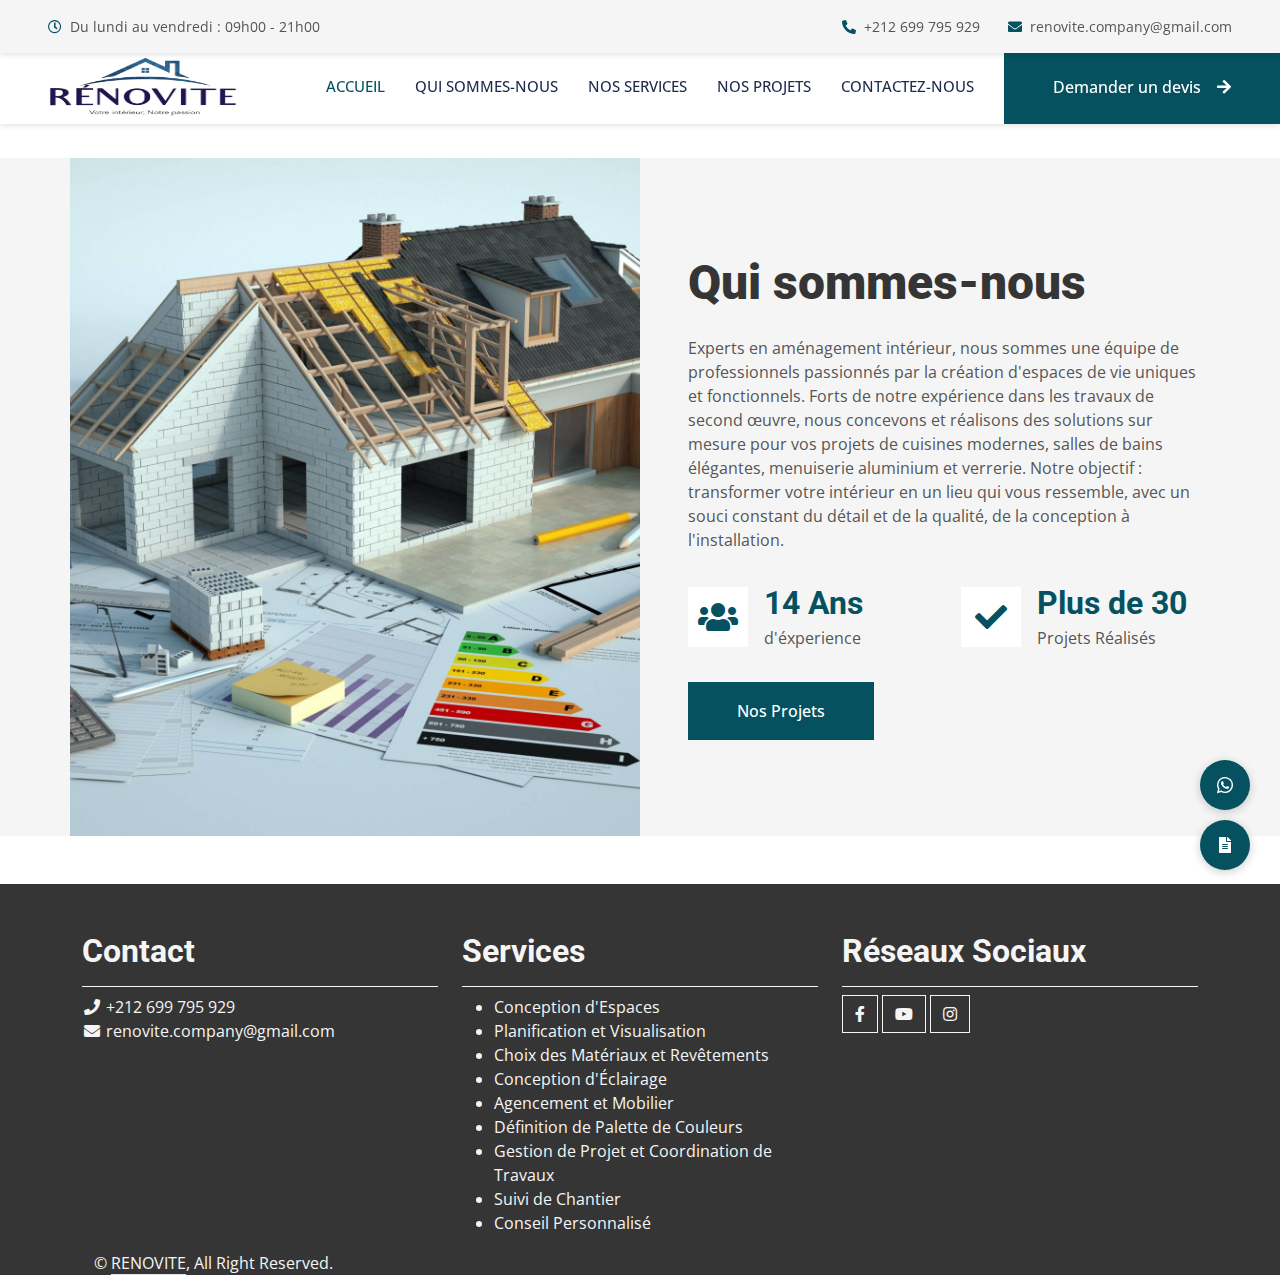
<file: about.html>
<!DOCTYPE html>
<html lang="en">

<head>
    <meta charset="utf-8">
    <title>RENOVITE</title>
    <meta content="width=device-width, initial-scale=1.0" name="viewport">
    <meta content="aménagement intérieur, design d'intérieur, rénovation, second œuvre" name="keywords">
    <meta content="RENOVITE - Experts en aménagement intérieur et travaux de second œuvre" name="description">

    <!-- Favicon -->
    <link href="img/favicon.ico" rel="icon">

    <!-- Google Web Fonts -->
    <link rel="preconnect" href="https://fonts.googleapis.com">
    <link rel="preconnect" href="https://fonts.gstatic.com" crossorigin>
    <link href="https://fonts.googleapis.com/css2?family=Open+Sans:wght@400;500&family=Roboto:wght@500;700;900&display=swap" rel="stylesheet"> 

    <!-- Icon Font Stylesheet -->
    <link href="https://cdnjs.cloudflare.com/ajax/libs/font-awesome/5.10.0/css/all.min.css" rel="stylesheet">
    <link href="https://cdn.jsdelivr.net/npm/bootstrap-icons@1.4.1/font/bootstrap-icons.css" rel="stylesheet">

    <!-- Libraries Stylesheet -->
    <link href="lib/animate/animate.min.css" rel="stylesheet">
    <link href="lib/owlcarousel/assets/owl.carousel.min.css" rel="stylesheet">
    <link href="lib/lightbox/css/lightbox.min.css" rel="stylesheet">

    <!-- Customized Bootstrap Stylesheet -->
    <link href="css/bootstrap.min.css" rel="stylesheet">

    <!-- Template Stylesheet -->
    <link href="css/style-consolidated.css" rel="stylesheet">    
    
</head>

<body>
    <!-- Spinner Start -->
    <div id="spinner" class="show bg-white position-fixed translate-middle w-100 vh-100 top-50 start-50 d-flex align-items-center justify-content-center">
        <div class="spinner-grow text-primary" style="width: 3rem; height: 3rem;" role="status">
            <span class="sr-only">Chargement...</span>
        </div>
    </div>
    <!-- Spinner End -->


    <!-- Topbar Start -->
    <div class="container-fluid bg-light p-0 fixed-top" style="z-index: 1030; box-shadow: 0 2px 5px rgba(0,0,0,0.1);">
        <!-- Desktop Topbar -->
        <div class="row gx-0 d-none d-lg-flex">
            <div class="col-lg-7 px-5 text-start">
                <div class="h-100 d-inline-flex align-items-center py-3">
                    <small class="far fa-clock text-primary me-2"></small>
                    <small>Du lundi au vendredi : 09h00 - 21h00 </small>
                </div>
            </div>
            <div class="col-lg-5 px-5 text-end">
                <div class="h-100 d-inline-flex align-items-center py-3 me-4">
                    <small class="fa fa-phone-alt text-primary me-2"></small>
                    <small><a href="tel:+212699795929" style="color: inherit; text-decoration: none;" class="contact-link">+212 699 795 929</a></small>
                </div>
                <div class="h-100 d-inline-flex align-items-center py-3 me-6">
                    <small class="fa fa-envelope text-primary me-2"></small>
                    <small><a href="mailto:renovite.company@gmail.com" style="color: inherit; text-decoration: none;" class="contact-link">renovite.company@gmail.com</a></small>
                </div>
            </div>
        </div>
        
        <!-- Mobile Topbar -->
        <div class="row gx-0 d-flex d-lg-none py-2">
            <div class="col-12 text-center">
                <div class="d-inline-flex align-items-center me-3">
                    <small class="fa fa-phone-alt text-primary me-1"></small>
                    <small><a href="tel:+212699795929" style="color: inherit; text-decoration: none;" class="contact-link">+212 699 795 929</a></small>
                </div>
                <div class="d-inline-flex align-items-center">
                    <small class="fa fa-envelope text-primary me-1"></small>
                    <small><a href="mailto:renovite.company@gmail.com" style="color: inherit; text-decoration: none;" class="contact-link">renovite.company@gmail.com</a></small>
                </div>
            </div>
        </div>
    </div>
    <!-- Topbar End -->


    <!-- Navbar Start -->
    <nav class="navbar navbar-expand-lg bg-white navbar-light fixed-top p-0" style="top: 50px; z-index: 1020; box-shadow: 0 2px 5px rgba(0,0,0,0.1);">
        <a href="index.html" class="navbar-brand d-flex align-items-center px-4 px-lg-5">
            <img src="img/editedLogo.png" alt="Logo RENOVITE" style="width: 190px; height: 70px;;">
        </a>
        <button type="button" class="navbar-toggler me-4" data-bs-toggle="collapse" data-bs-target="#navbarCollapse">
            <span class="navbar-toggler-icon"></span>
        </button>
        <div class="collapse navbar-collapse" id="navbarCollapse">
            <div class="navbar-nav ms-auto p-4 p-lg-0">
                <a href="index.html" class="nav-item nav-link active">Accueil</a>
                <a href="about.html" class="nav-item nav-link">Qui sommes-nous</a>
                <a href="service.html" class="nav-item nav-link">Nos services</a>
                <a href="project.html" class="nav-item nav-link">Nos Projets</a>
                <a href="contact.html" class="nav-item nav-link">Contactez-nous</a>
                <!-- Desktop Quote Button -->
                <a href="quote.html" class="btn btn-primary py-4 px-lg-5 d-none d-lg-block">Demander un devis<i class="fa fa-arrow-right ms-3"></i></a>
                
                <!-- Mobile Quote Button -->
                <a href="quote.html" class="btn btn-primary py-2 px-3 d-lg-none mt-3 mb-3">Devis gratuit<i class="fa fa-arrow-right ms-2"></i></a>
            </div>
            
        </div>
    </nav>
    <!-- Navbar End -->

    <!-- About Start -->
    <div class="container-fluid bg-light overflow-hidden my-5 px-lg-0">
        <div class="container about px-lg-0">
            <div class="row g-0 mx-lg-0">
                <div class="col-lg-6 ps-lg-0" style="min-height: 400px;">
                    <div class="position-relative h-100">
                        <img class="position-absolute img-fluid w-100 h-100" src="img/about.jpg" style="object-fit: cover;" alt="">
                    </div>
                </div>
                <div class="col-lg-6 about-text py-5 wow fadeIn" data-wow-delay="0.5s">
                    <div class="p-lg-5 pe-lg-0">
                        <div class="section-title text-start">
                            <h1 class="display-5 mb-4">Qui sommes-nous</h1>
                        </div>
                        <p class="mb-4 pb-2">Experts en aménagement intérieur, nous sommes une équipe de professionnels passionnés par la création d'espaces de vie uniques et fonctionnels. Forts de notre expérience dans les travaux de second œuvre, nous concevons et réalisons des solutions sur mesure pour vos projets de cuisines modernes, salles de bains élégantes, menuiserie aluminium et verrerie. Notre objectif : transformer votre intérieur en un lieu qui vous ressemble, avec un souci constant du détail et de la qualité, de la conception à l'installation.</p>
                        <div class="row g-4 mb-4 pb-2">
                            <div class="col-sm-6 wow fadeIn" data-wow-delay="0.1s">
                                <div class="d-flex align-items-center">
                                    <div class="d-flex flex-shrink-0 align-items-center justify-content-center bg-white" style="width: 60px; height: 60px;">
                                        <i class="fa fa-users fa-2x text-primary"></i>
                                    </div>
                                    <div class="ms-3">
                                        <h2 class="text-primary mb-1">14 Ans</h2>
                                        <p class="fw-medium mb-0">d'éxperience</p>
                                    </div>
                                </div>
                            </div>
                            <div class="col-sm-6 wow fadeIn" data-wow-delay="0.3s">
                                <div class="d-flex align-items-center">
                                    <div class="d-flex flex-shrink-0 align-items-center justify-content-center bg-white" style="width: 60px; height: 60px;">
                                        <i class="fa fa-check fa-2x text-primary"></i>
                                    </div>
                                    <div class="ms-3">
                                        <h2 class="text-primary mb-1" >Plus de 30</h2>
                                        <p class="fw-medium mb-0">Projets Réalisés
                                        </p>
                                    </div>
                                </div>
                            </div>
                        </div>
                        <a href="project.html" class="btn btn-primary py-3 px-5">Nos Projets</a>
                    </div>
                </div>
            </div>
        </div>
    </div>
    <!-- About End -->


    <!-- Team Start -->
    
    <!-- Team End -->
        

     <!-- Footer Start -->
     <footer class="bg-dark" id="tempaltemo_footer">
        <div class="container">
            <div class="row">
                <div class="col-md-4 pt-5">
                    <h2 class="h2 text-light border-bottom pb-3 border-light logo">Contact</h2>
                    <ul class="list-unstyled text-light footer-link-list">
                        <li>
                            <i class="fa fa-phone fa-fw"></i>
                            <a class="text-light text-decoration-none" href="tel:+212699795929">+212 699 795 929</a>
                        </li>
                        <li>
                            <i class="fa fa-envelope fa-fw"></i>
                            <a class="text-light text-decoration-none" href="mailto:renovite.company@gmail.com">renovite.company@gmail.com</a>
                        </li>
                    </ul>
                </div>
                <div class="col-md-4 pt-5">
                    <h2 class="h2 text-light border-bottom pb-3 border-light">Services</h2>
                    <ul class="list-style text-light footer-link-list">
                        <li><a class="text-light text-decoration-none" href="#">Conception d'Espaces</a></li>
                        <li><a class="text-light text-decoration-none" href="#">Planification et Visualisation</a></li>
                        <li><a class="text-light text-decoration-none" href="#">Choix des Matériaux et Revêtements</a></li>
                        <li><a class="text-light text-decoration-none" href="#">Conception d'Éclairage</a></li>
                        <li><a class="text-light text-decoration-none" href="#">Agencement et Mobilier</a></li>
                        <li><a class="text-light text-decoration-none" href="#">Définition de Palette de Couleurs</a></li>
                        <li><a class="text-light text-decoration-none" href="#">Gestion de Projet et Coordination de Travaux</a></li>
                        <li><a class="text-light text-decoration-none" href="#">Suivi de Chantier</a></li>
                        <li><a class="text-light text-decoration-none" href="#">Conseil Personnalisé</a></li>
                    </ul>
                </div>
                <div class="col-md-4 pt-5">
                    <h2 class="h2 text-light border-bottom pb-3 border-light">Réseaux Sociaux</h2>
                    <ul class="list-unstyled text-light footer-link-list">
                        <a class="btn btn-outline-light btn-social" href="https://web.facebook.com/profile.php?id=61575626890779"><i class="fab fa-facebook-f"></i></a>
                        <a class="btn btn-outline-light btn-social" href=""><i class="fab fa-youtube"></i></a>
                        <a class="btn btn-outline-light btn-social" href="https://www.instagram.com/renovite2025?igsh=MWJwbmIzYzNrejZ4ZQ=="><i class="fab fa-instagram"></i></a>
                    </ul>
                </div>
            </div>
            <div class="container">
                <div class="copyright">
                    <div class="row">
                        <div class="col-md-6 text-light text-center text-md-start mb-3 mb-md-0">
                            &copy; <a class="text-light border-bottom" href="#">RENOVITE</a>, All Right Reserved.
                        </div>
                    </div>
                </div>
            </div>
        </div>
    </footer>
    <!-- Footer End -->
   
    
    <!-- Contact Buttons for All Devices -->
    <div class="contact-sticky-mobile">
        <a href="https://wa.me/212699795929" class="mobile-contact-item">
            <i class="bi bi-whatsapp"></i>
        </a>
        
        <a href="quote.html" class="mobile-contact-item">
            <i class="fa fa-file-alt"></i>
        </a>
    </div>


    <!-- Back to Top -->
    

    <!-- JavaScript Libraries -->
    <script src="https://code.jquery.com/jquery-3.4.1.min.js"></script>
    <script src="https://cdn.jsdelivr.net/npm/bootstrap@5.0.0/dist/js/bootstrap.bundle.min.js"></script>
    <script src="lib/wow/wow.min.js"></script>
    <script src="lib/easing/easing.min.js"></script>
    <script src="lib/waypoints/waypoints.min.js"></script>
    <script src="lib/counterup/counterup.min.js"></script>
    <script src="lib/owlcarousel/owl.carousel.min.js"></script>
    <script src="lib/isotope/isotope.pkgd.min.js"></script>
    <script src="lib/lightbox/js/lightbox.min.js"></script>

    <!-- Template Javascript -->
    <script src="js/main.js"></script>
    
</body>

</html>
</file>
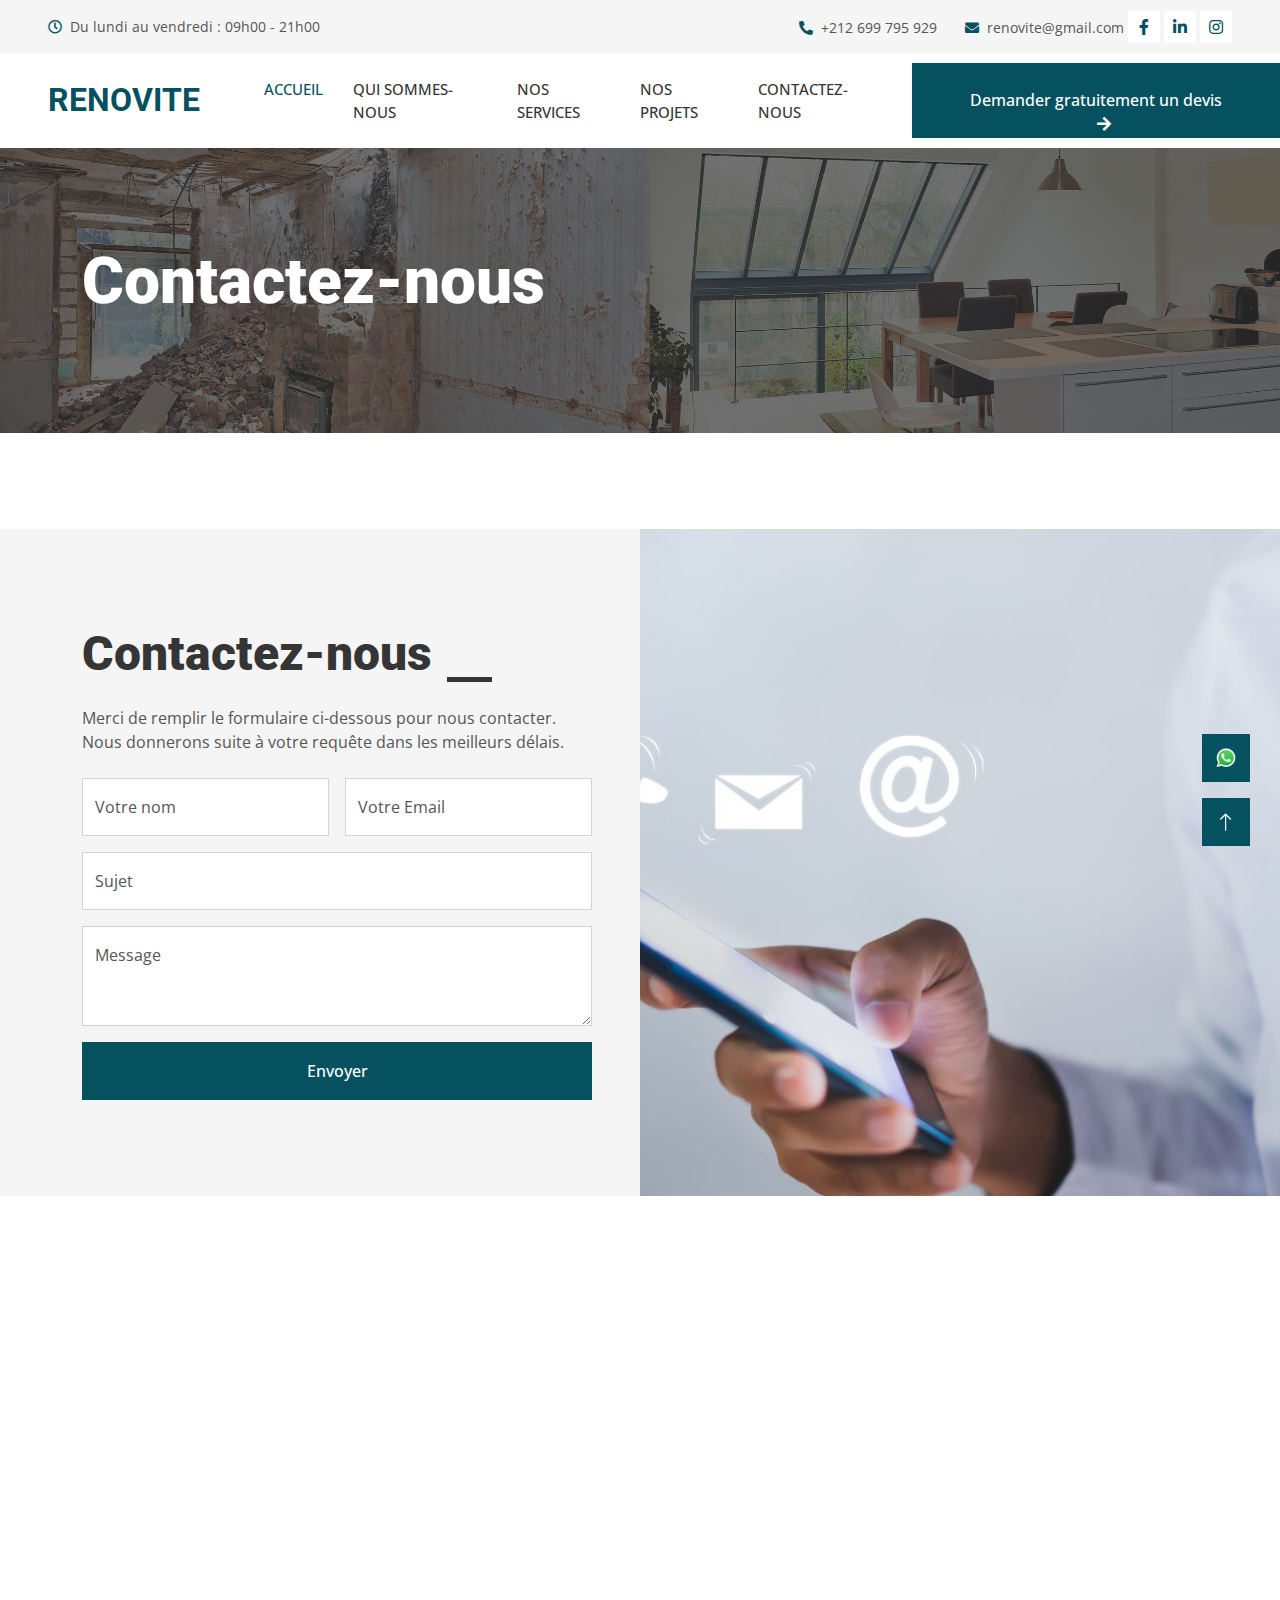
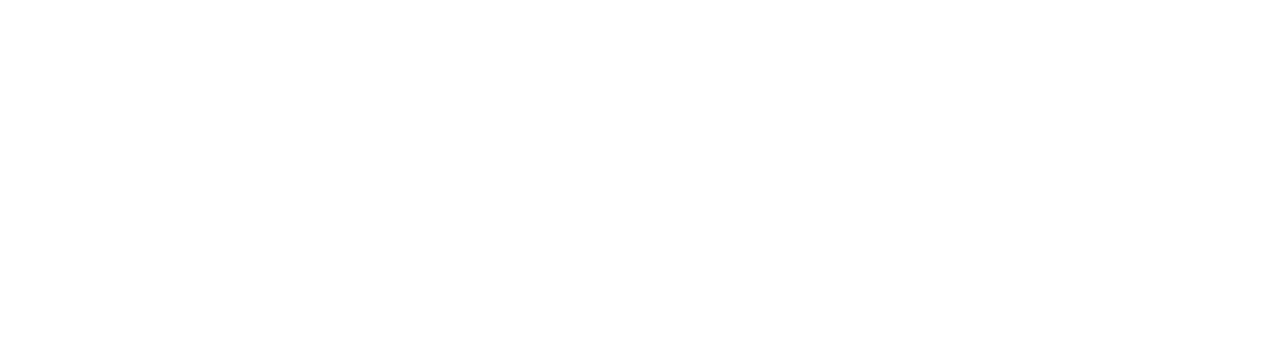
<file: contact.html>
<!DOCTYPE html>
<html lang="en">

<head>
    <meta charset="utf-8">
    <title>RENOVITE - Carpenter Website Template</title>
    <meta content="width=device-width, initial-scale=1.0" name="viewport">
    <meta content="" name="keywords">
    <meta content="" name="description">

    <!-- Favicon -->
    <link href="img/favicon.ico" rel="icon">

    <!-- Google Web Fonts -->
    <link rel="preconnect" href="https://fonts.googleapis.com">
    <link rel="preconnect" href="https://fonts.gstatic.com" crossorigin>
    <link href="https://fonts.googleapis.com/css2?family=Open+Sans:wght@400;500&family=Roboto:wght@500;700;900&display=swap" rel="stylesheet"> 

    <!-- Icon Font Stylesheet -->
    <link href="https://cdnjs.cloudflare.com/ajax/libs/font-awesome/5.10.0/css/all.min.css" rel="stylesheet">
    <link href="https://cdn.jsdelivr.net/npm/bootstrap-icons@1.4.1/font/bootstrap-icons.css" rel="stylesheet">

    <!-- Libraries Stylesheet -->
    <link href="lib/animate/animate.min.css" rel="stylesheet">
    <link href="lib/owlcarousel/assets/owl.carousel.min.css" rel="stylesheet">
    <link href="lib/lightbox/css/lightbox.min.css" rel="stylesheet">

    <!-- Customized Bootstrap Stylesheet -->
    <link href="css/bootstrap.min.css" rel="stylesheet">

    <!-- Template Stylesheet -->
    <link href="css/style.css" rel="stylesheet">  

</head>

<body>
    <!-- Spinner Start -->
    <div id="spinner" class="show bg-white position-fixed translate-middle w-100 vh-100 top-50 start-50 d-flex align-items-center justify-content-center">
        <div class="spinner-grow text-primary" style="width: 3rem; height: 3rem;" role="status">
            <span class="sr-only">Chargement...</span>
        </div>
    </div>
    <!-- Spinner End -->


    <!-- Topbar Start -->
    <div class="container-fluid bg-light p-0">
        <div class="row gx-0 d-none d-lg-flex">
            <div class="col-lg-7 px-5 text-start">
                
                <div class="h-100 d-inline-flex align-items-center py-3">
                    <small class="far fa-clock text-primary me-2"></small>
                    <small>Du lundi au vendredi : 09h00 - 21h00 </small>
                </div>
            </div>
            <div class="col-lg-5 px-5 text-end">
                <div class="h-100 d-inline-flex align-items-center py-3 me-4">
                    <small class="fa fa-phone-alt text-primary me-2"></small>
                    <small>+212 699 795 929</small>
                </div>
                <div class="h-100 d-inline-flex align-items-center py-3 me-6">
                    <small class="fa fa-envelope -alt text-primary me-2"></small>
                    <small>renovite@gmail.com</small>
                </div>
                <div class="h-100 d-inline-flex align-items-center">
                    <a class="btn btn-sm-square bg-white text-primary me-1" href=""><i class="fab fa-facebook-f"></i></a>
                    
                    <a class="btn btn-sm-square bg-white text-primary me-1" href=""><i class="fab fa-linkedin-in"></i></a>
                    <a class="btn btn-sm-square bg-white text-primary me-0" href=""><i class="fab fa-instagram"></i></a>
                </div>
            </div>
        </div>
    </div>
    <!-- Topbar End -->


    <!-- Navbar Start -->
    <nav class="navbar navbar-expand-lg bg-white navbar-light sticky-top p-0">
        <a href="index.html" class="navbar-brand d-flex align-items-center px-4 px-lg-5">
            <h2 class="m-0 text-primary">RENOVITE</h2>
        </a>
        <button type="button" class="navbar-toggler me-4" data-bs-toggle="collapse" data-bs-target="#navbarCollapse">
            <span class="navbar-toggler-icon"></span>
        </button>
        <div class="collapse navbar-collapse" id="navbarCollapse">
            <div class="navbar-nav ms-auto p-4 p-lg-0">
                <a href="index.html" class="nav-item nav-link active">Accueil</a>
                <a href="about.html" class="nav-item nav-link">Qui sommes-nous</a>
                <a href="service.html" class="nav-item nav-link">Nos services</a>
                <a href="project.html" class="nav-item nav-link">Nos Projets</a>
                <a href="contact.html" class="nav-item nav-link">Contactez-nous</a>
            </div>
            <a href="quote.html" class="btn btn-primary py-4 px-lg-5 d-none d-lg-block">Demander gratuitement un devis<i class="fa fa-arrow-right ms-3"></i></a>
        </div>
    </nav>
    <!-- Navbar End -->


    <!-- Page Header Start -->
    <div class="container-fluid page-header py-5 mb-5">
        <div class="container py-5">
            <h1 class="display-3 text-white mb-3 animated slideInDown">Contactez-nous</h1>
            
        </div>
    </div>
    <!-- Page Header End -->


    <!-- Contact Start -->
    <div class="container-fluid bg-light overflow-hidden px-lg-0" style="margin: 6rem 0;">
        <div class="container contact px-lg-0">
            <div class="row g-0 mx-lg-0">
                <div class="col-lg-6 contact-text py-5 wow fadeIn" data-wow-delay="0.5s">
                    <div class="p-lg-5 ps-lg-0">
                        <div class="section-title text-start">
                            <h1 class="display-5 mb-4">Contactez-nous</h1>
                        </div>
                        <p class="mb-4">Merci de remplir le formulaire ci-dessous pour nous contacter. Nous donnerons suite à votre requête dans les meilleurs délais.</p>
                        
                    
                        
                        <!-- Success and error message divs -->
                        <div id="form-message-warning" class="mb-4" style="display:none; color: #ff6c6c;"></div> 
                        <div id="form-message-success" class="mb-4" style="display:none; margin-top:20px; text-align:center; padding:15px; background-color:#d4edda; color:#155724; border-radius:4px;">
                            Thank you for your message! We will get back to you soon.
                        </div>
                        
                        <!-- Your contact form - with Web3Forms integration -->
                        <form id="contactForm" action="https://api.web3forms.com/submit" method="POST">
                            <input type="hidden" name="access_key" value="c4daaa26-3d73-4b09-8941-eac729b2350c">
                            <div class="row g-3">
                                <div class="col-md-6">
                                    <div class="form-floating">
                                        <input type="text" class="form-control" id="name" name="name" placeholder="Your Name" required>
                                        <label for="name">Votre nom</label>
                                    </div>
                                </div>
                                <div class="col-md-6">
                                    <div class="form-floating">
                                        <input type="email" class="form-control" id="email" name="email" placeholder="Your Email" required>
                                        <label for="email">Votre Email</label>
                                    </div>
                                </div>
                                <div class="col-12">
                                    <div class="form-floating">
                                        <input type="text" class="form-control" id="subject" name="subject" placeholder="Subject" required>
                                        <label for="subject">Sujet</label>
                                    </div>
                                </div>
                                <div class="col-12">
                                    <div class="form-floating">
                                        <textarea class="form-control" placeholder="Leave a message here" id="message" name="message" style="height: 100px" required></textarea>
                                        <label for="message">Message</label>
                                    </div>
                                </div>
                                <div class="col-12">
                                    <button class="btn btn-primary w-100 py-3" type="submit">Envoyer</button>
                                    <div class="submitting" style="display: none;">Transmission...</div>
                                </div>
                            </div>
                        </form>
                    </div>
                </div>
                <div class="col-lg-6 pe-lg-0" style="min-height: 400px;">
                    <div class="position-relative h-100">
                        <div class="position-relative h-100">
                            <img class="position-absolute img-fluid w-100 h-100" src="img/5-1.jpg" style="object-fit: cover;" alt="">
                        </div>
                    </div>
                </div>
            </div>
        </div>
    </div>
    <!-- Contact End -->


     <!-- Footer Start -->
     <div class="container-fluid bg-dark text-light footer mt-5 pt-5 wow fadeIn" data-wow-delay="0.1s">
        <div class="container py-5">
            <div class="row g-5">
                <div class="col-lg-3 col-md-6">
                    <h4 class="text-light mb-4">Address</h4>
                    <p class="mb-2"><i class="fa fa-map-marker-alt me-3"></i>------------------------</p>
                    <p class="mb-2"><i class="fa fa-phone-alt me-3"></i>+212 699 795 929</p>
                    <p class="mb-2"><i class="fa fa-envelope me-3"></i>renovite@gmail.com</p>
                    <div class="d-flex pt-2">
                        <a class="btn btn-outline-light btn-social" href=""><i class="fab fa-twitter"></i></a>
                        <a class="btn btn-outline-light btn-social" href=""><i class="fab fa-facebook-f"></i></a>
                        <a class="btn btn-outline-light btn-social" href=""><i class="fab fa-youtube"></i></a>
                        <a class="btn btn-outline-light btn-social" href=""><i class="fab fa-linkedin-in"></i></a>
                    </div>
                </div>
                <div class="col-lg-4 col-md-6">
                    <h4 class="text-light mb-4">Services</h4>
                    <div class="service-links">
                        <p class="service-item">Conception d'Espaces</p>
                        <p class="service-item">Planification et Visualisation</p>
                        <p class="service-item">Choix des Matériaux et Revêtements</p>
                        <p class="service-item">Conception d'Éclairage</p>
                        <p class="service-item">Agencement et Mobilier</p>
                        <p class="service-item">Définition de Palette de Couleurs</p>
                        <p class="service-item">Gestion de Projet et Coordination de Travaux</p>
                        <p class="service-item">Suivi de Chantier</p>
                        <p class="service-item">Conseil Personnalisé</p>
                    </div>

                    <style>
                        .service-links {
                            display: flex;
                            flex-direction: column;
                            gap: 8px;
                        }
                        
                        .service-item {
                            color: #fff;
                            text-decoration: none;
                            transition: color 0.3s ease;
                            cursor: pointer;
                            margin: 0;
                            padding: 4px 0;
                        }

                        .service-item:hover {
                            color: #055160;
                        }
                    </style>
                </div>
                
                
            </div>
        </div>
        <div class="container">
            <div class="copyright">
                <div class="row">
                    <div class="col-md-6 text-center text-md-start mb-3 mb-md-0">
                        &copy; <a class="border-bottom" href="#">RENOVITE</a>, All Right Reserved.
                    </div>
                </div>
            </div>
        </div>
    </div>
    <!-- Footer End -->


    <!-- Back to Top -->
    <div class="position-fixed navbar-expand-lg mb-4" style="bottom: 30px; right: 30px; z-index: 99;">
        <a class="btn btn-lg btn-primary btn-lg-square rounded-0 mb-3" aria-label="Chat on WhatsApp" href="https://wa.me/212699795929">
            <img alt="Chat on WhatsApp" src="img/64px-WhatsApp_icon.png" style="height: 22px; width: 22px;"/>
        </a>
        <a href="#" class="btn btn-lg btn-primary btn-lg-square rounded-0">
            <i class="bi bi-arrow-up"></i>
        </a>
    </div>

    <!-- JavaScript Libraries -->
    <script src="https://code.jquery.com/jquery-3.4.1.min.js"></script>
    <script src="https://cdn.jsdelivr.net/npm/bootstrap@5.0.0/dist/js/bootstrap.bundle.min.js"></script>
    <script src="lib/wow/wow.min.js"></script>
    <script src="lib/easing/easing.min.js"></script>
    <script src="lib/waypoints/waypoints.min.js"></script>
    <script src="lib/counterup/counterup.min.js"></script>
    <script src="lib/owlcarousel/owl.carousel.min.js"></script>

    <!-- Template Javascript -->
    <script src="js/main.js"></script>
    
    <!-- Contact Form Status Script -->
    <script>
        // Check for URL parameters
        const urlParams = new URLSearchParams(window.location.search);
        const status = urlParams.get('status');
        
        // Display appropriate message
        if (status === 'success') {
            alert('Thank you for your message! We will get back to you soon.');
        } else if (status === 'error') {
            alert('There was an error sending your message. Please try again later or contact us directly.');
        }
    </script>
</body>

</html>
</file>
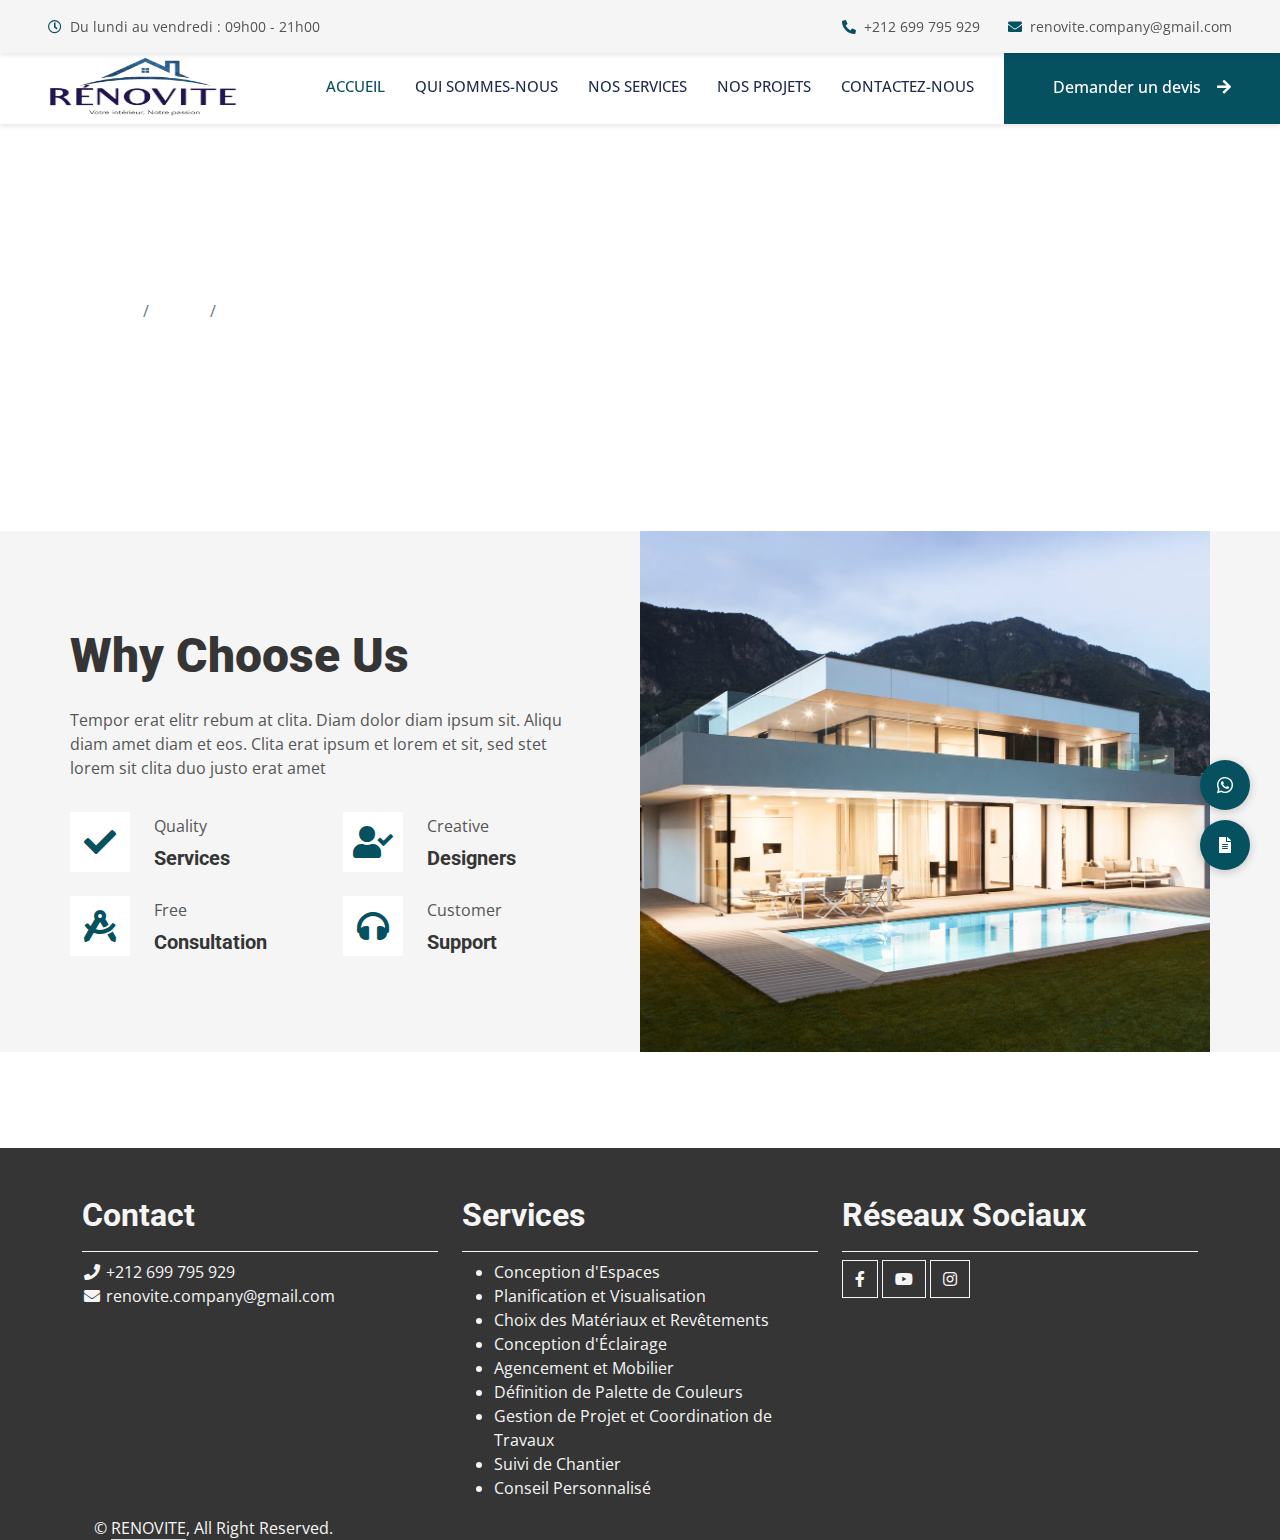
<file: feature.html>
<!DOCTYPE html>
<html lang="en">

<head>
    <meta charset="utf-8">
    <title>RENOVITE</title>
    <meta content="width=device-width, initial-scale=1.0" name="viewport">
    <meta content="aménagement intérieur, design d'intérieur, rénovation, second œuvre" name="keywords">
    <meta content="RENOVITE - Experts en aménagement intérieur et travaux de second œuvre" name="description">

    <!-- Favicon -->
    <link href="img/favicon.ico" rel="icon">

    <!-- Google Web Fonts -->
    <link rel="preconnect" href="https://fonts.googleapis.com">
    <link rel="preconnect" href="https://fonts.gstatic.com" crossorigin>
    <link href="https://fonts.googleapis.com/css2?family=Open+Sans:wght@400;500&family=Roboto:wght@500;700;900&display=swap" rel="stylesheet"> 

    <!-- Icon Font Stylesheet -->
    <link href="https://cdnjs.cloudflare.com/ajax/libs/font-awesome/5.10.0/css/all.min.css" rel="stylesheet">
    <link href="https://cdn.jsdelivr.net/npm/bootstrap-icons@1.4.1/font/bootstrap-icons.css" rel="stylesheet">

    <!-- Libraries Stylesheet -->
    <link href="lib/animate/animate.min.css" rel="stylesheet">
    <link href="lib/owlcarousel/assets/owl.carousel.min.css" rel="stylesheet">
    <link href="lib/lightbox/css/lightbox.min.css" rel="stylesheet">

    <!-- Customized Bootstrap Stylesheet -->
    <link href="css/bootstrap.min.css" rel="stylesheet">

    <!-- Template Stylesheet -->
    <link href="css/style-consolidated.css" rel="stylesheet">    
    
</head>

<body>
    <!-- Spinner Start -->
    <div id="spinner" class="show bg-white position-fixed translate-middle w-100 vh-100 top-50 start-50 d-flex align-items-center justify-content-center">
        <div class="spinner-grow text-primary" style="width: 3rem; height: 3rem;" role="status">
            <span class="sr-only">Chargement...</span>
        </div>
    </div>
    <!-- Spinner End -->


    <!-- Topbar Start -->
    <div class="container-fluid bg-light p-0 fixed-top" style="z-index: 1030; box-shadow: 0 2px 5px rgba(0,0,0,0.1);">
        <!-- Desktop Topbar -->
        <div class="row gx-0 d-none d-lg-flex">
            <div class="col-lg-7 px-5 text-start">
                <div class="h-100 d-inline-flex align-items-center py-3">
                    <small class="far fa-clock text-primary me-2"></small>
                    <small>Du lundi au vendredi : 09h00 - 21h00 </small>
                </div>
            </div>
            <div class="col-lg-5 px-5 text-end">
                <div class="h-100 d-inline-flex align-items-center py-3 me-4">
                    <small class="fa fa-phone-alt text-primary me-2"></small>
                    <small><a href="tel:+212699795929" style="color: inherit; text-decoration: none;" class="contact-link">+212 699 795 929</a></small>
                </div>
                <div class="h-100 d-inline-flex align-items-center py-3 me-6">
                    <small class="fa fa-envelope text-primary me-2"></small>
                    <small><a href="mailto:renovite.company@gmail.com" style="color: inherit; text-decoration: none;" class="contact-link">renovite.company@gmail.com</a></small>
                </div>
            </div>
        </div>
        
        <!-- Mobile Topbar -->
        <div class="row gx-0 d-flex d-lg-none py-2">
            <div class="col-12 text-center">
                <div class="d-inline-flex align-items-center me-3">
                    <small class="fa fa-phone-alt text-primary me-1"></small>
                    <small><a href="tel:+212699795929" style="color: inherit; text-decoration: none;" class="contact-link">+212 699 795 929</a></small>
                </div>
                <div class="d-inline-flex align-items-center">
                    <small class="fa fa-envelope text-primary me-1"></small>
                    <small><a href="mailto:renovite.company@gmail.com" style="color: inherit; text-decoration: none;" class="contact-link">renovite.company@gmail.com</a></small>
                </div>
            </div>
        </div>
    </div>
    <!-- Topbar End -->


    <!-- Navbar Start -->
    <nav class="navbar navbar-expand-lg bg-white navbar-light fixed-top p-0" style="top: 50px; z-index: 1020; box-shadow: 0 2px 5px rgba(0,0,0,0.1);">
        <a href="index.html" class="navbar-brand d-flex align-items-center px-4 px-lg-5">
            <img src="img/editedLogo.png" alt="Logo RENOVITE" style="width: 190px; height: 70px;;">
        </a>
        <button type="button" class="navbar-toggler me-4" data-bs-toggle="collapse" data-bs-target="#navbarCollapse">
            <span class="navbar-toggler-icon"></span>
        </button>
        <div class="collapse navbar-collapse" id="navbarCollapse">
            <div class="navbar-nav ms-auto p-4 p-lg-0">
                <a href="index.html" class="nav-item nav-link active">Accueil</a>
                <a href="about.html" class="nav-item nav-link">Qui sommes-nous</a>
                <a href="service.html" class="nav-item nav-link">Nos services</a>
                <a href="project.html" class="nav-item nav-link">Nos Projets</a>
                <a href="contact.html" class="nav-item nav-link">Contactez-nous</a>
                <!-- Desktop Quote Button -->
                <a href="quote.html" class="btn btn-primary py-4 px-lg-5 d-none d-lg-block">Demander un devis<i class="fa fa-arrow-right ms-3"></i></a>
                
                <!-- Mobile Quote Button -->
                <a href="quote.html" class="btn btn-primary py-2 px-3 d-lg-none mt-3 mb-3">Devis gratuit<i class="fa fa-arrow-right ms-2"></i></a>
            </div>
            
        </div>
    </nav>
    <!-- Navbar End -->


    <!-- Page Header Start -->
    <div class="container-fluid page-header py-5 mb-5">
        <div class="container py-5">
            <h1 class="display-3 text-white mb-3 animated slideInDown">Feature</h1>
            <nav aria-label="breadcrumb animated slideInDown">
                <ol class="breadcrumb">
                    <li class="breadcrumb-item"><a class="text-white" href="#">Accueil</a></li>
                    <li class="breadcrumb-item"><a class="text-white" href="#">Pages</a></li>
                    <li class="breadcrumb-item text-white active" aria-current="page">Feature</li>
                </ol>
            </nav>
        </div>
    </div>
    <!-- Page Header End -->


    <!-- Feature Start -->
    <div class="container-fluid bg-light overflow-hidden px-lg-0" style="margin: 6rem 0;">
        <div class="container feature px-lg-0">
            <div class="row g-0 mx-lg-0">
                <div class="col-lg-6 feature-text py-5 wow fadeIn" data-wow-delay="0.5s">
                    <div class="p-lg-5 ps-lg-0">
                        <div class="section-title text-start">
                            <h1 class="display-5 mb-4">Why Choose Us</h1>
                        </div>
                        <p class="mb-4 pb-2">Tempor erat elitr rebum at clita. Diam dolor diam ipsum sit. Aliqu diam amet diam et eos. Clita erat ipsum et lorem et sit, sed stet lorem sit clita duo justo erat amet</p>
                        <div class="row g-4">
                            <div class="col-6">
                                <div class="d-flex align-items-center">
                                    <div class="d-flex flex-shrink-0 align-items-center justify-content-center bg-white" style="width: 60px; height: 60px;">
                                        <i class="fa fa-check fa-2x text-primary"></i>
                                    </div>
                                    <div class="ms-4">
                                        <p class="mb-2">Quality</p>
                                        <h5 class="mb-0">Services</h5>
                                    </div>
                                </div>
                            </div>
                            <div class="col-6">
                                <div class="d-flex align-items-center">
                                    <div class="d-flex flex-shrink-0 align-items-center justify-content-center bg-white" style="width: 60px; height: 60px;">
                                        <i class="fa fa-user-check fa-2x text-primary"></i>
                                    </div>
                                    <div class="ms-4">
                                        <p class="mb-2">Creative</p>
                                        <h5 class="mb-0">Designers</h5>
                                    </div>
                                </div>
                            </div>
                            <div class="col-6">
                                <div class="d-flex align-items-center">
                                    <div class="d-flex flex-shrink-0 align-items-center justify-content-center bg-white" style="width: 60px; height: 60px;">
                                        <i class="fa fa-drafting-compass fa-2x text-primary"></i>
                                    </div>
                                    <div class="ms-4">
                                        <p class="mb-2">Free</p>
                                        <h5 class="mb-0">Consultation</h5>
                                    </div>
                                </div>
                            </div>
                            <div class="col-6">
                                <div class="d-flex align-items-center">
                                    <div class="d-flex flex-shrink-0 align-items-center justify-content-center bg-white" style="width: 60px; height: 60px;">
                                        <i class="fa fa-headphones fa-2x text-primary"></i>
                                    </div>
                                    <div class="ms-4">
                                        <p class="mb-2">Customer</p>
                                        <h5 class="mb-0">Support</h5>
                                    </div>
                                </div>
                            </div>
                        </div>
                    </div>
                </div>
                <div class="col-lg-6 pe-lg-0" style="min-height: 400px;">
                    <div class="position-relative h-100">
                        <img class="position-absolute img-fluid w-100 h-100" src="img/feature.jpg" style="object-fit: cover;" alt="">
                    </div>
                </div>
            </div>
        </div>
    </div>
    <!-- Feature End -->
        

<!-- Footer Start -->
<footer class="bg-dark" id="tempaltemo_footer">
    <div class="container">
        <div class="row">
            <div class="col-md-4 pt-5">
                <h2 class="h2 text-light border-bottom pb-3 border-light logo">Contact</h2>
                <ul class="list-unstyled text-light footer-link-list">
                    <li>
                        <i class="fa fa-phone fa-fw"></i>
                        <a class="text-light text-decoration-none" href="tel:+212699795929">+212 699 795 929</a>
                    </li>
                    <li>
                        <i class="fa fa-envelope fa-fw"></i>
                        <a class="text-light text-decoration-none" href="mailto:renovite.company@gmail.com">renovite.company@gmail.com</a>
                    </li>
                </ul>
            </div>
            <div class="col-md-4 pt-5">
                <h2 class="h2 text-light border-bottom pb-3 border-light">Services</h2>
                <ul class="list-style text-light footer-link-list">
                    <li><a class="text-light text-decoration-none" href="#">Conception d'Espaces</a></li>
                    <li><a class="text-light text-decoration-none" href="#">Planification et Visualisation</a></li>
                    <li><a class="text-light text-decoration-none" href="#">Choix des Matériaux et Revêtements</a></li>
                    <li><a class="text-light text-decoration-none" href="#">Conception d'Éclairage</a></li>
                    <li><a class="text-light text-decoration-none" href="#">Agencement et Mobilier</a></li>
                    <li><a class="text-light text-decoration-none" href="#">Définition de Palette de Couleurs</a></li>
                    <li><a class="text-light text-decoration-none" href="#">Gestion de Projet et Coordination de Travaux</a></li>
                    <li><a class="text-light text-decoration-none" href="#">Suivi de Chantier</a></li>
                    <li><a class="text-light text-decoration-none" href="#">Conseil Personnalisé</a></li>
                </ul>
            </div>
            <div class="col-md-4 pt-5">
                <h2 class="h2 text-light border-bottom pb-3 border-light">Réseaux Sociaux</h2>
                <ul class="list-unstyled text-light footer-link-list">
                    <a class="btn btn-outline-light btn-social" href="https://web.facebook.com/profile.php?id=61575626890779"><i class="fab fa-facebook-f"></i></a>
                    <a class="btn btn-outline-light btn-social" href=""><i class="fab fa-youtube"></i></a>
                    <a class="btn btn-outline-light btn-social" href="https://www.instagram.com/renovite2025?igsh=MWJwbmIzYzNrejZ4ZQ=="><i class="fab fa-instagram"></i></a>
                </ul>
            </div>
        </div>
        <div class="container">
            <div class="copyright">
                <div class="row">
                    <div class="col-md-6 text-light text-center text-md-start mb-3 mb-md-0">
                        &copy; <a class="text-light border-bottom" href="#">RENOVITE</a>, All Right Reserved.
                    </div>
                </div>
            </div>
        </div>
    </div>
</footer>
<!-- Footer End -->

<!-- Contact Buttons for All Devices -->
<div class="contact-sticky-mobile">
    <a href="https://wa.me/212699795929" class="mobile-contact-item">
        <i class="bi bi-whatsapp"></i>
    </a>
    <a href="quote.html" class="mobile-contact-item">
        <i class="fa fa-file-alt"></i>
    </a>
</div>

    <!-- JavaScript Libraries -->
    <script src="https://code.jquery.com/jquery-3.4.1.min.js"></script>
    <script src="https://cdn.jsdelivr.net/npm/bootstrap@5.0.0/dist/js/bootstrap.bundle.min.js"></script>
    <script src="lib/wow/wow.min.js"></script>
    <script src="lib/easing/easing.min.js"></script>
    <script src="lib/waypoints/waypoints.min.js"></script>
    <script src="lib/counterup/counterup.min.js"></script>
    <script src="lib/owlcarousel/owl.carousel.min.js"></script>
    <script src="lib/isotope/isotope.pkgd.min.js"></script>
    <script src="lib/lightbox/js/lightbox.min.js"></script>
    <!-- Template Javascript -->
    <script src="js/main.js"></script>
</body>

</html>
</file>
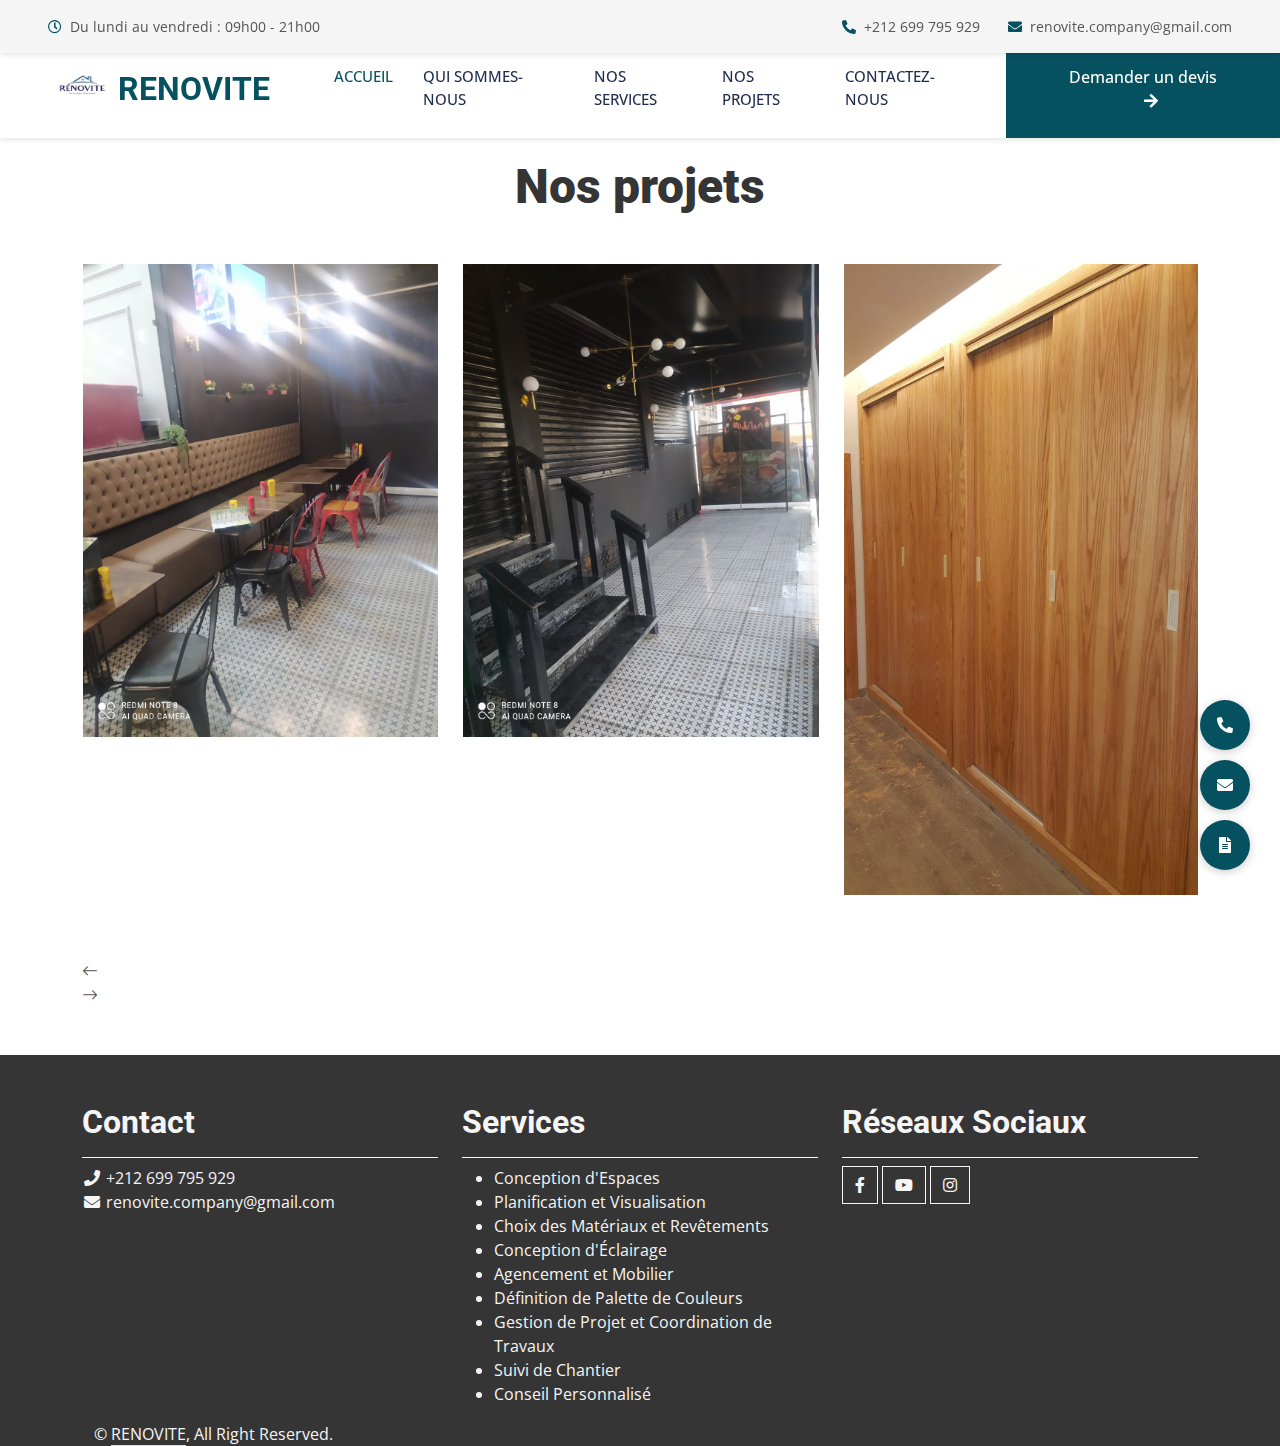
<file: project.html>
<!DOCTYPE html>
<html lang="en">

<head>
    <meta charset="utf-8">
    <title>RENOVITE</title>
    <meta content="width=device-width, initial-scale=1.0" name="viewport">
    <meta content="aménagement intérieur, design d'intérieur, rénovation, second œuvre" name="keywords">
    <meta content="RENOVITE - Experts en aménagement intérieur et travaux de second œuvre" name="description">

    <!-- Favicon -->
    <link href="img/favicon.ico" rel="icon">

    <!-- Google Web Fonts -->
    <link rel="preconnect" href="https://fonts.googleapis.com">
    <link rel="preconnect" href="https://fonts.gstatic.com" crossorigin>
    <link href="https://fonts.googleapis.com/css2?family=Open+Sans:wght@400;500&family=Roboto:wght@500;700;900&display=swap" rel="stylesheet"> 

    <!-- Icon Font Stylesheet -->
    <link href="https://cdnjs.cloudflare.com/ajax/libs/font-awesome/5.10.0/css/all.min.css" rel="stylesheet">
    <link href="https://cdn.jsdelivr.net/npm/bootstrap-icons@1.4.1/font/bootstrap-icons.css" rel="stylesheet">

    <!-- Libraries Stylesheet -->
    <link href="lib/animate/animate.min.css" rel="stylesheet">
    <link href="lib/owlcarousel/assets/owl.carousel.min.css" rel="stylesheet">
    <link href="lib/lightbox/css/lightbox.min.css" rel="stylesheet">

    <!-- Customized Bootstrap Stylesheet -->
    <link href="css/bootstrap.min.css" rel="stylesheet">

    <!-- Template Stylesheet -->
    <link href="css/style-consolidated.css" rel="stylesheet">    
    
</head>

<body>
    <!-- Spinner Start -->
    <div id="spinner" class="show bg-white position-fixed translate-middle w-100 vh-100 top-50 start-50 d-flex align-items-center justify-content-center">
        <div class="spinner-grow text-primary" style="width: 3rem; height: 3rem;" role="status">
            <span class="sr-only">Chargement...</span>
        </div>
    </div>
    <!-- Spinner End -->


    <!-- Topbar Start -->
    <div class="container-fluid bg-light p-0 fixed-top" style="z-index: 1030; box-shadow: 0 2px 5px rgba(0,0,0,0.1);">
        <!-- Desktop Topbar -->
        <div class="row gx-0 d-none d-lg-flex">
            <div class="col-lg-7 px-5 text-start">
                <div class="h-100 d-inline-flex align-items-center py-3">
                    <small class="far fa-clock text-primary me-2"></small>
                    <small>Du lundi au vendredi : 09h00 - 21h00 </small>
                </div>
            </div>
            <div class="col-lg-5 px-5 text-end">
                <div class="h-100 d-inline-flex align-items-center py-3 me-4">
                    <small class="fa fa-phone-alt text-primary me-2"></small>
                    <small><a href="tel:+212699795929" style="color: inherit; text-decoration: none;" class="contact-link">+212 699 795 929</a></small>
                </div>
                <div class="h-100 d-inline-flex align-items-center py-3 me-6">
                    <small class="fa fa-envelope text-primary me-2"></small>
                    <small><a href="mailto:renovite.company@gmail.com" style="color: inherit; text-decoration: none;" class="contact-link">renovite.company@gmail.com</a></small>
                </div>
            </div>
        </div>
        
        <!-- Mobile Topbar -->
        <div class="row gx-0 d-flex d-lg-none py-2">
            <div class="col-12 text-center">
                <div class="d-inline-flex align-items-center me-3">
                    <small class="fa fa-phone-alt text-primary me-1"></small>
                    <small><a href="tel:+212699795929" style="color: inherit; text-decoration: none;" class="contact-link">+212 699 795 929</a></small>
                </div>
                <div class="d-inline-flex align-items-center">
                    <small class="fa fa-envelope text-primary me-1"></small>
                    <small><a href="mailto:renovite.company@gmail.com" style="color: inherit; text-decoration: none;" class="contact-link">renovite.company@gmail.com</a></small>
                </div>
            </div>
        </div>
    </div>
    <!-- Topbar End -->


    <!-- Navbar Start -->
    <nav class="navbar navbar-expand-lg bg-white navbar-light fixed-top p-0" style="top: 40px; z-index: 1020; box-shadow: 0 2px 5px rgba(0,0,0,0.1);">
        <a href="index.html" class="navbar-brand d-flex align-items-center px-4 px-lg-5">
            <img src="img/logo.jpeg" alt="Logo RENOVITE" style="width: 70px; height: 70px;">
            <h2 class="m-0 text-primary">RENOVITE</h2>
        </a>
        <button type="button" class="navbar-toggler me-4" data-bs-toggle="collapse" data-bs-target="#navbarCollapse">
            <span class="navbar-toggler-icon"></span>
        </button>
        <div class="collapse navbar-collapse" id="navbarCollapse">
            <div class="navbar-nav ms-auto p-4 p-lg-0">
                <a href="index.html" class="nav-item nav-link active">Accueil</a>
                <a href="about.html" class="nav-item nav-link">Qui sommes-nous</a>
                <a href="service.html" class="nav-item nav-link">Nos services</a>
                <a href="project.html" class="nav-item nav-link">Nos Projets</a>
                <a href="contact.html" class="nav-item nav-link">Contactez-nous</a>
                <!-- Desktop Quote Button -->
                <a href="quote.html" class="btn btn-primary py-4 px-lg-5 d-none d-lg-block">Demander un devis<i class="fa fa-arrow-right ms-3"></i></a>
                
                <!-- Mobile Quote Button -->
                <a href="quote.html" class="btn btn-primary py-2 px-3 d-lg-none mt-3 mb-3">Devis gratuit<i class="fa fa-arrow-right ms-2"></i></a>
            </div>
            
        </div>
    </nav>
    <!-- Navbar End -->

   


    <!-- Projects Start -->
    <div class="container-xxl py-5">
        <div class="container">
            <div class="section-title text-center">
                <h1 class="display-5 mb-5">Nos projets</h1>
            </div>
            <!-- Replace the grid with a carousel -->
            <div class="owl-carousel project-carousel wow fadeInUp" data-wow-delay="0.1s">
                <!-- Project Item 1 -->
                <div class="project-item">
                    <div class="rounded overflow-hidden">
                        <div class="position-relative overflow-hidden">
                            <img class="img-fluid w-100" src="img/1.jpeg" alt="">
                        </div>
                    </div>
                </div>
                <!-- Project Item 2 -->
                <div class="project-item">
                    <div class="rounded overflow-hidden">
                        <div class="position-relative overflow-hidden">
                            <img class="img-fluid w-100" src="img/2.jpeg" alt="">
                        </div>
                    </div>
                </div>
                <!-- Project Item 3 -->
                <div class="project-item">
                    <div class="rounded overflow-hidden">
                        <div class="position-relative overflow-hidden">
                            <img class="img-fluid w-100" src="img/3.jpeg" alt="">
                        </div>
                    </div>
                </div>
                <!-- Project Item 4 -->
                <div class="project-item">
                    <div class="rounded overflow-hidden">
                        <div class="stacked-images">
                            <img class="img-fluid w-100" src="img/4.jpeg" alt="">
                            <img class="img-fluid w-100" src="img/5.jpeg" alt="">
                        </div>
                    </div>
                </div>
                
                
                <!-- Project Item 6 -->
                <div class="project-item">
                    <div class="rounded overflow-hidden">
                        <div class="position-relative overflow-hidden">
                            <img class="img-fluid w-100" src="img/6.jpeg" alt="">
                        </div>
                    </div>
                </div>
                <!-- Project Item 7 -->
                <div class="project-item">
                    <div class="rounded overflow-hidden">
                        <div class="stacked-images">
                            <img class="img-fluid w-100" src="img/7.jpeg" alt="">
                            <img class="img-fluid w-100" src="img/8.jpeg" alt="">
                        </div>
                    </div>
                </div>
                <!-- Project Item 8 -->
                
                <!-- Project Item 9 -->
                <div class="project-item">
                    <div class="rounded overflow-hidden">
                        <div class="position-relative overflow-hidden">
                            <img class="img-fluid w-100" src="img/9.jpeg" alt="">
                        </div>
                    </div>
                </div>
                <!-- Project Item 10 -->
                <div class="project-item">
                    <div class="rounded overflow-hidden">
                        <div class="position-relative overflow-hidden">
                            <img class="img-fluid w-100" src="img/10.jpeg" alt="">
                        </div>
                    </div>
                </div>
                <!-- Project Item 11 -->
                <div class="project-item">
                    <div class="rounded overflow-hidden">
                        <div class="position-relative overflow-hidden">
                            <img class="img-fluid w-100" src="img/11.jpeg" alt="">
                        </div>
                    </div>
                </div>
                <!-- Project Item 12 -->
                <div class="project-item">
                    <div class="rounded overflow-hidden">
                        <div class="position-relative overflow-hidden">
                            <img class="img-fluid w-100" src="img/12.jpeg" alt="">
                        </div>
                    </div>
                </div>
                <!-- Project Item 13 -->
                <div class="project-item">
                    <div class="rounded overflow-hidden">
                        <div class="position-relative overflow-hidden">
                            <img class="img-fluid w-100" src="img/13.jpeg" alt="">
                        </div>
                    </div>
                </div>
                <!-- Project Item 14 -->
                <div class="project-item">
                    <div class="rounded overflow-hidden">
                        <div class="position-relative overflow-hidden">
                            <img class="img-fluid w-100" src="img/14.jpeg" alt="">
                        </div>
                    </div>
                </div>
                <!-- Project Item 15 -->
                <div class="project-item">
                    <div class="rounded overflow-hidden">
                        <div class="position-relative overflow-hidden">
                            <img class="img-fluid w-100" src="img/15.jpeg" alt="">
                        </div>
                    </div>
                </div>
                <!-- Project Item 16-29 -->
                <div class="project-item">
                    <div class="rounded overflow-hidden">
                        <div class="stacked-images">
                            <img class="img-fluid w-100" src="img/16.jpeg" alt="">
                            <img class="img-fluid w-100" src="img/29.jpeg" alt="">
                        </div>
                    </div>
                </div>
                <!-- Project Item 18 -->
                <div class="project-item">
                    <div class="rounded overflow-hidden">
                        <div class="position-relative overflow-hidden">
                            <img class="img-fluid w-100" src="img/18.jpeg" alt="">
                        </div>
                    </div>
                </div>
                <!-- Project Item 19 -->
                <div class="project-item">
                    <div class="rounded overflow-hidden">
                        <div class="position-relative overflow-hidden">
                            <img class="img-fluid w-100" src="img/19.jpeg" alt="">
                        </div>
                    </div>
                </div>
                <!-- Project Item 20 -->
                
                <!-- Project Item 21 -->
                <div class="project-item">
                    <div class="rounded overflow-hidden">
                        <div class="position-relative overflow-hidden">
                            <img class="img-fluid w-100" src="img/21.jpeg" alt="">
                        </div>
                    </div>
                </div>
                <!-- Project Item 22-23 -->
                <div class="project-item">
                    <div class="rounded overflow-hidden">
                        <div class="stacked-images">
                            <img class="img-fluid w-100" src="img/22.jpeg" alt="">
                            <img class="img-fluid w-100" src="img/23.jpeg" alt="">
                        </div>
                    </div>
                </div>
                
                <!-- Project Item 24 -->
                <div class="project-item">
                    <div class="rounded overflow-hidden">
                        <div class="position-relative overflow-hidden">
                            <img class="img-fluid w-100" src="img/24.jpeg" alt="">
                        </div>
                    </div>
                </div>
                <!-- Project Item 25 -->
                <div class="project-item">
                    <div class="rounded overflow-hidden">
                        <div class="position-relative overflow-hidden">
                            <img class="img-fluid w-100" src="img/25.jpeg" alt="">
                        </div>
                    </div>
                </div>
                <!-- Project Item 26 -->
                <div class="project-item">
                    <div class="rounded overflow-hidden">
                        <div class="position-relative overflow-hidden">
                            <img class="img-fluid w-100" src="img/26.jpeg" alt="">
                        </div>
                    </div>
                </div>
                <!-- Project Item 27 -->
                <div class="project-item">
                    <div class="rounded overflow-hidden">
                        <div class="position-relative overflow-hidden">
                            <img class="img-fluid w-100" src="img/27.jpeg" alt="">
                        </div>
                    </div>
                </div>
                <!-- Project Item 28 -->
                <div class="project-item">
                    <div class="rounded overflow-hidden">
                        <div class="position-relative overflow-hidden">
                            <img class="img-fluid w-100" src="img/28.jpeg" alt="">
                        </div>
                    </div>
                </div>
                
                
            </div>
        </div>
    </div>
    <!-- Projects End -->
        
        
    <!-- Add this style section before the footer -->
    <style>
        /* Base styles for project items */
        .project-item {
            margin-bottom: 25px;
        }
        
        /* Style for stacked image containers */
        .stacked-images {
            display: flex;
            flex-direction: column;
            height: 100%;
            gap: 10px; /* Space between stacked images */
        }
        
        /* Each image in the stack takes appropriate height */
        .stacked-images .image-item {
            flex: 1;
            overflow: hidden;
            border-radius: 5px;
        }
        
        /* Images maintain aspect ratio but fill container width */
        .stacked-images img {
            width: 100%;
            height: 100%;
            object-fit: contain; /* Maintains aspect ratio without cropping */
            display: block;
        }
    </style>

<!-- Footer Start -->
<footer class="bg-dark" id="tempaltemo_footer">
    <div class="container">
        <div class="row">
            <div class="col-md-4 pt-5">
                <h2 class="h2 text-light border-bottom pb-3 border-light logo">Contact</h2>
                <ul class="list-unstyled text-light footer-link-list">
                    <li>
                        <i class="fa fa-phone fa-fw"></i>
                        <a class="text-light text-decoration-none" href="tel:+212699795929">+212 699 795 929</a>
                    </li>
                    <li>
                        <i class="fa fa-envelope fa-fw"></i>
                        <a class="text-light text-decoration-none" href="mailto:renovite.company@gmail.com">renovite.company@gmail.com</a>
                    </li>
                </ul>
            </div>
            <div class="col-md-4 pt-5">
                <h2 class="h2 text-light border-bottom pb-3 border-light">Services</h2>
                <ul class="list-style text-light footer-link-list">
                    <li><a class="text-light text-decoration-none" href="#">Conception d'Espaces</a></li>
                    <li><a class="text-light text-decoration-none" href="#">Planification et Visualisation</a></li>
                    <li><a class="text-light text-decoration-none" href="#">Choix des Matériaux et Revêtements</a></li>
                    <li><a class="text-light text-decoration-none" href="#">Conception d'Éclairage</a></li>
                    <li><a class="text-light text-decoration-none" href="#">Agencement et Mobilier</a></li>
                    <li><a class="text-light text-decoration-none" href="#">Définition de Palette de Couleurs</a></li>
                    <li><a class="text-light text-decoration-none" href="#">Gestion de Projet et Coordination de Travaux</a></li>
                    <li><a class="text-light text-decoration-none" href="#">Suivi de Chantier</a></li>
                    <li><a class="text-light text-decoration-none" href="#">Conseil Personnalisé</a></li>
                </ul>
            </div>
            <div class="col-md-4 pt-5">
                <h2 class="h2 text-light border-bottom pb-3 border-light">Réseaux Sociaux</h2>
                <ul class="list-unstyled text-light footer-link-list">
                    <a class="btn btn-outline-light btn-social" href="https://web.facebook.com/profile.php?id=61575626890779"><i class="fab fa-facebook-f"></i></a>
                    <a class="btn btn-outline-light btn-social" href=""><i class="fab fa-youtube"></i></a>
                    <a class="btn btn-outline-light btn-social" href="https://www.instagram.com/renovite2025?igsh=MWJwbmIzYzNrejZ4ZQ=="><i class="fab fa-instagram"></i></a>
                </ul>
            </div>
        </div>
        <div class="container">
            <div class="copyright">
                <div class="row">
                    <div class="col-md-6 text-light text-center text-md-start mb-3 mb-md-0">
                        &copy; <a class="text-light border-bottom" href="#">RENOVITE</a>, All Right Reserved.
                    </div>
                </div>
            </div>
        </div>
    </div>
</footer>
<!-- Footer End -->

<!-- Contact Buttons for All Devices -->
<div class="contact-sticky-mobile">
    <a href="https://wa.me/212699795929" class="mobile-contact-item">
        <i class="fa fa-phone-alt"></i>
    </a>
    <a href="mailto:renovite.company@gmail.com" class="mobile-contact-item">
        <i class="fa fa-envelope"></i>
    </a>
    <a href="quote.html" class="mobile-contact-item">
        <i class="fa fa-file-alt"></i>
    </a>
</div>
    <!-- JavaScript Libraries -->
    <script src="https://code.jquery.com/jquery-3.4.1.min.js"></script>
    <script src="https://cdn.jsdelivr.net/npm/bootstrap@5.0.0/dist/js/bootstrap.bundle.min.js"></script>
    <script src="lib/wow/wow.min.js"></script>
    <script src="lib/easing/easing.min.js"></script>
    <script src="lib/waypoints/waypoints.min.js"></script>
    <script src="lib/counterup/counterup.min.js"></script>
    <script src="lib/owlcarousel/owl.carousel.min.js"></script>
    <script src="lib/isotope/isotope.pkgd.min.js"></script>
    <script src="lib/lightbox/js/lightbox.min.js"></script>
    
    <!-- Template Javascript -->
    <script src="js/main.js"></script>
    
    <!-- Project Carousel Initialization -->
    <script>
        $(document).ready(function() {
            $(".project-carousel").owlCarousel({
                autoplay: true,
                smartSpeed: 1000,
                margin: 25,
                loop: true,
                center: false,
                dots: true,
                nav: true,
                navText : [
                    '<i class="bi bi-arrow-left"></i>',
                    '<i class="bi bi-arrow-right"></i>'
                ],
                responsive: {
                    0: {
                        items: 1
                    },
                    576: {
                        items: 1
                    },
                    768: {
                        items: 2
                    },
                    992: {
                        items: 3
                    }
                }
            });
        });
    </script>
</body>
</html>
</file>
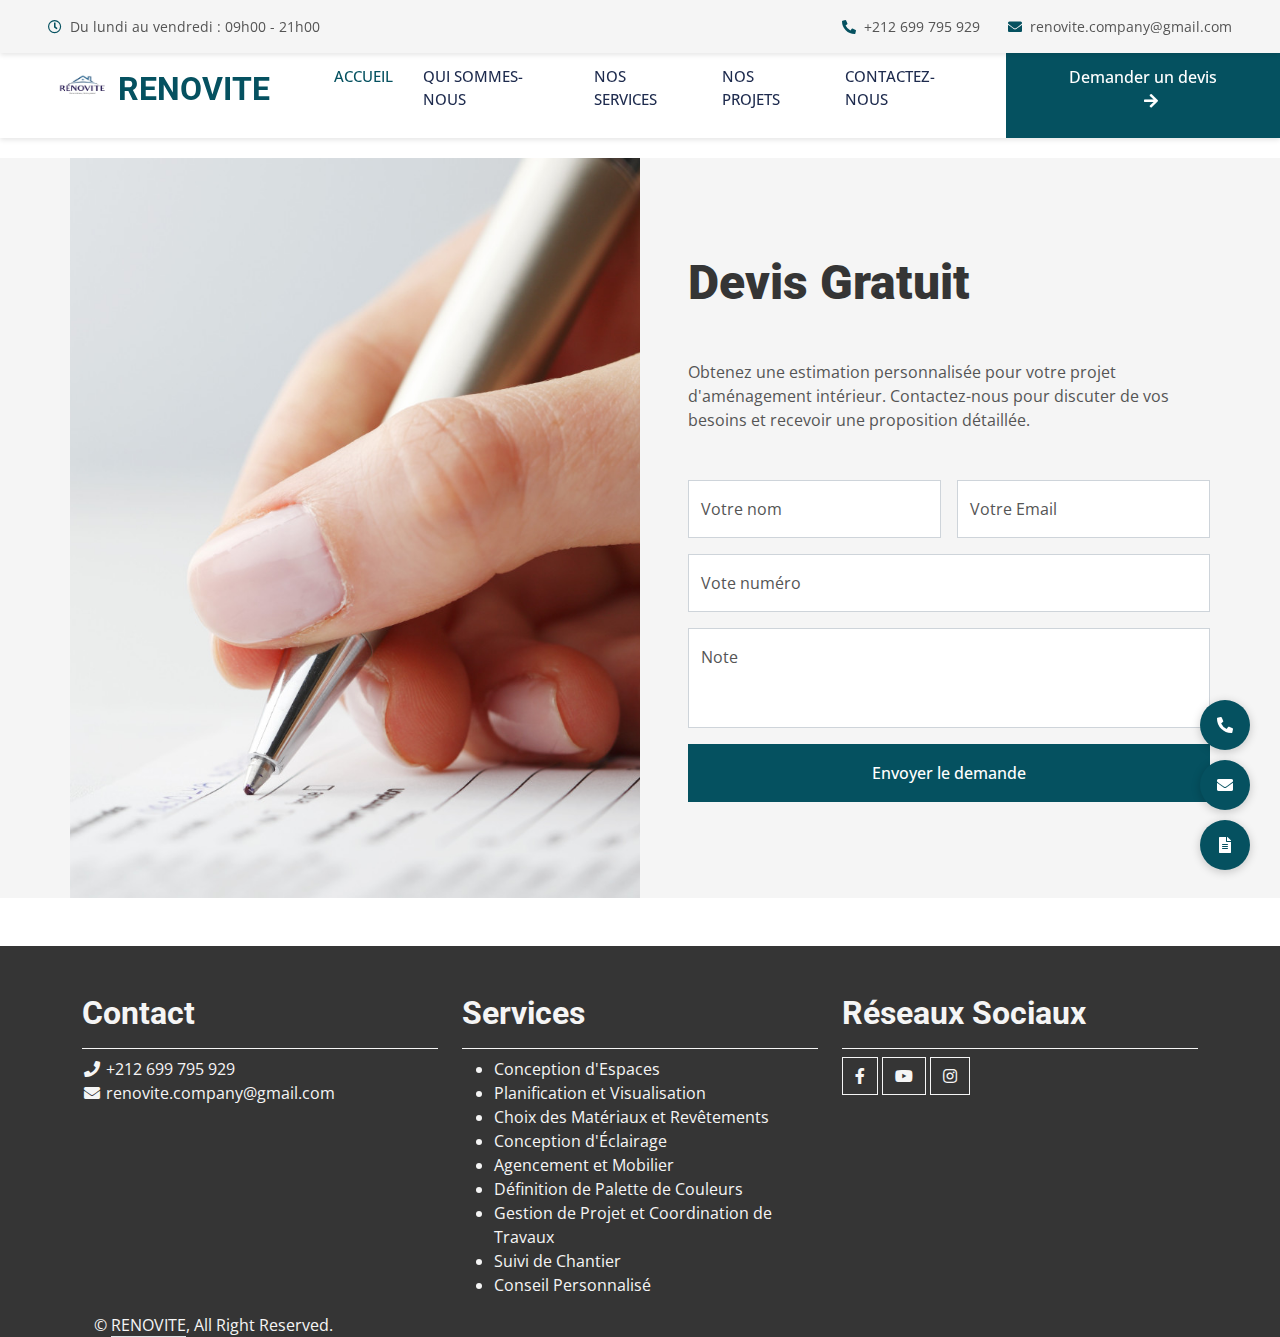
<file: quote.html>
<!DOCTYPE html>
<html lang="en">

<head>
    <meta charset="utf-8">
    <title>RENOVITE</title>
    <meta content="width=device-width, initial-scale=1.0" name="viewport">
    <meta content="aménagement intérieur, design d'intérieur, rénovation, second œuvre" name="keywords">
    <meta content="RENOVITE - Experts en aménagement intérieur et travaux de second œuvre" name="description">

    <!-- Favicon -->
    <link href="img/favicon.ico" rel="icon">

    <!-- Google Web Fonts -->
    <link rel="preconnect" href="https://fonts.googleapis.com">
    <link rel="preconnect" href="https://fonts.gstatic.com" crossorigin>
    <link href="https://fonts.googleapis.com/css2?family=Open+Sans:wght@400;500&family=Roboto:wght@500;700;900&display=swap" rel="stylesheet"> 

    <!-- Icon Font Stylesheet -->
    <link href="https://cdnjs.cloudflare.com/ajax/libs/font-awesome/5.10.0/css/all.min.css" rel="stylesheet">
    <link href="https://cdn.jsdelivr.net/npm/bootstrap-icons@1.4.1/font/bootstrap-icons.css" rel="stylesheet">

    <!-- Libraries Stylesheet -->
    <link href="lib/animate/animate.min.css" rel="stylesheet">
    <link href="lib/owlcarousel/assets/owl.carousel.min.css" rel="stylesheet">
    <link href="lib/lightbox/css/lightbox.min.css" rel="stylesheet">

    <!-- Customized Bootstrap Stylesheet -->
    <link href="css/bootstrap.min.css" rel="stylesheet">

    <!-- Template Stylesheet -->
    <link href="css/style-consolidated.css" rel="stylesheet">    
    
</head>

<body>
    <!-- Spinner Start -->
    <div id="spinner" class="show bg-white position-fixed translate-middle w-100 vh-100 top-50 start-50 d-flex align-items-center justify-content-center">
        <div class="spinner-grow text-primary" style="width: 3rem; height: 3rem;" role="status">
            <span class="sr-only">Chargement...</span>
        </div>
    </div>
    <!-- Spinner End -->


    <!-- Topbar Start -->
    <div class="container-fluid bg-light p-0 fixed-top" style="z-index: 1030; box-shadow: 0 2px 5px rgba(0,0,0,0.1);">
        <!-- Desktop Topbar -->
        <div class="row gx-0 d-none d-lg-flex">
            <div class="col-lg-7 px-5 text-start">
                <div class="h-100 d-inline-flex align-items-center py-3">
                    <small class="far fa-clock text-primary me-2"></small>
                    <small>Du lundi au vendredi : 09h00 - 21h00 </small>
                </div>
            </div>
            <div class="col-lg-5 px-5 text-end">
                <div class="h-100 d-inline-flex align-items-center py-3 me-4">
                    <small class="fa fa-phone-alt text-primary me-2"></small>
                    <small><a href="tel:+212699795929" style="color: inherit; text-decoration: none;" class="contact-link">+212 699 795 929</a></small>
                </div>
                <div class="h-100 d-inline-flex align-items-center py-3 me-6">
                    <small class="fa fa-envelope text-primary me-2"></small>
                    <small><a href="mailto:renovite.company@gmail.com" style="color: inherit; text-decoration: none;" class="contact-link">renovite.company@gmail.com</a></small>
                </div>
            </div>
        </div>
        
        <!-- Mobile Topbar -->
        <div class="row gx-0 d-flex d-lg-none py-2">
            <div class="col-12 text-center">
                <div class="d-inline-flex align-items-center me-3">
                    <small class="fa fa-phone-alt text-primary me-1"></small>
                    <small><a href="tel:+212699795929" style="color: inherit; text-decoration: none;" class="contact-link">+212 699 795 929</a></small>
                </div>
                <div class="d-inline-flex align-items-center">
                    <small class="fa fa-envelope text-primary me-1"></small>
                    <small><a href="mailto:renovite.company@gmail.com" style="color: inherit; text-decoration: none;" class="contact-link">renovite.company@gmail.com</a></small>
                </div>
            </div>
        </div>
    </div>
    <!-- Topbar End -->


    <!-- Navbar Start -->
    <nav class="navbar navbar-expand-lg bg-white navbar-light fixed-top p-0" style="top: 40px; z-index: 1020; box-shadow: 0 2px 5px rgba(0,0,0,0.1);">
        <a href="index.html" class="navbar-brand d-flex align-items-center px-4 px-lg-5">
            <img src="img/logo.jpeg" alt="Logo RENOVITE" style="width: 70px; height: 70px;">
            <h2 class="m-0 text-primary">RENOVITE</h2>
        </a>
        <button type="button" class="navbar-toggler me-4" data-bs-toggle="collapse" data-bs-target="#navbarCollapse">
            <span class="navbar-toggler-icon"></span>
        </button>
        <div class="collapse navbar-collapse" id="navbarCollapse">
            <div class="navbar-nav ms-auto p-4 p-lg-0">
                <a href="index.html" class="nav-item nav-link active">Accueil</a>
                <a href="about.html" class="nav-item nav-link">Qui sommes-nous</a>
                <a href="service.html" class="nav-item nav-link">Nos services</a>
                <a href="project.html" class="nav-item nav-link">Nos Projets</a>
                <a href="contact.html" class="nav-item nav-link">Contactez-nous</a>
                <!-- Desktop Quote Button -->
                <a href="quote.html" class="btn btn-primary py-4 px-lg-5 d-none d-lg-block">Demander un devis<i class="fa fa-arrow-right ms-3"></i></a>
                
                <!-- Mobile Quote Button -->
                <a href="quote.html" class="btn btn-primary py-2 px-3 d-lg-none mt-3 mb-3">Devis gratuit<i class="fa fa-arrow-right ms-2"></i></a>
            </div>
            
        </div>
    </nav>
    <!-- Navbar End -->

    


    <!-- Quote Start -->
    <div class="container-fluid bg-light overflow-hidden my-5 px-lg-0">
        <div class="container quote px-lg-0">
            <div class="row g-0 mx-lg-0">
                <div class="col-lg-6 ps-lg-0" style="min-height: 500px;">
                    <div class="position-relative h-100">
                        <img class="position-absolute img-fluid w-100 h-100" src="img/quote.jpg" style="object-fit: cover;" alt="Main écrivant sur un document">
                    </div>
                </div>
                <div class="col-lg-6 quote-text py-5 wow fadeIn" data-wow-delay="0.5s">
                    <div class="p-lg-5 pe-lg-0">
                        <div class="section-title text-start mb-5">
                            <h1 class="display-5 mb-4">Devis Gratuit</h1>
                        </div>
                        <p class="mb-5">Obtenez une estimation personnalisée pour votre projet d'aménagement intérieur. Contactez-nous pour discuter de vos besoins et recevoir une proposition détaillée.</p>
                        <form id="contactForm" action="https://api.web3forms.com/submit" method="POST">
                            <input type="hidden" name="access_key" value="e137a61b-d2a9-4ff0-98bc-7c5730044e2c">
                            <div class="row g-3">
                                <div class="col-md-6">
                                    <div class="form-floating">
                                        <input type="text" class="form-control" id="name" name="name" placeholder="Your Name" required>
                                        <label for="name">Votre nom</label>
                                    </div>
                                </div>
                                <div class="col-md-6">
                                    <div class="form-floating">
                                        <input type="email" class="form-control" id="email" name="email" placeholder="Your Email" required>
                                        <label for="email">Votre Email</label>
                                    </div>
                                </div>
                                <div class="col-12">
                                    <div class="form-floating">
                                        <input type="text" class="form-control" id="subject" name="subject" placeholder="Subject" required>
                                        <label for="subject">Vote numéro</label>
                                    </div>
                                </div>
                                <div class="col-12">
                                    <div class="form-floating">
                                        <textarea class="form-control" placeholder="Leave a message here" id="message" name="message" style="height: 100px" required></textarea>
                                        <label for="message">Note</label>
                                    </div>
                                </div>
                                <div class="col-12">
                                    <button class="btn btn-primary w-100 py-3" type="submit">Envoyer le demande</button>
                                    <div class="submitting" style="display: none;">Transmission...</div>
                                </div>
                            </div>
                        </form>
                    </div>
                </div>
            </div>
        </div>
    </div>
    <!-- Quote End -->
        

    <!-- Footer Start -->
    <footer class="bg-dark" id="tempaltemo_footer">
        <div class="container">
            <div class="row">
                <div class="col-md-4 pt-5">
                    <h2 class="h2 text-light border-bottom pb-3 border-light logo">Contact</h2>
                    <ul class="list-unstyled text-light footer-link-list">
                        <li>
                            <i class="fa fa-phone fa-fw"></i>
                            <a class="text-light text-decoration-none" href="tel:+212699795929">+212 699 795 929</a>
                        </li>
                        <li>
                            <i class="fa fa-envelope fa-fw"></i>
                            <a class="text-light text-decoration-none" href="mailto:renovite.company@gmail.com">renovite.company@gmail.com</a>
                        </li>
                    </ul>
                </div>
                <div class="col-md-4 pt-5">
                    <h2 class="h2 text-light border-bottom pb-3 border-light">Services</h2>
                    <ul class="list-style text-light footer-link-list">
                        <li><a class="text-light text-decoration-none" href="#">Conception d'Espaces</a></li>
                        <li><a class="text-light text-decoration-none" href="#">Planification et Visualisation</a></li>
                        <li><a class="text-light text-decoration-none" href="#">Choix des Matériaux et Revêtements</a></li>
                        <li><a class="text-light text-decoration-none" href="#">Conception d'Éclairage</a></li>
                        <li><a class="text-light text-decoration-none" href="#">Agencement et Mobilier</a></li>
                        <li><a class="text-light text-decoration-none" href="#">Définition de Palette de Couleurs</a></li>
                        <li><a class="text-light text-decoration-none" href="#">Gestion de Projet et Coordination de Travaux</a></li>
                        <li><a class="text-light text-decoration-none" href="#">Suivi de Chantier</a></li>
                        <li><a class="text-light text-decoration-none" href="#">Conseil Personnalisé</a></li>
                    </ul>
                </div>
                <div class="col-md-4 pt-5">
                    <h2 class="h2 text-light border-bottom pb-3 border-light">Réseaux Sociaux</h2>
                    <ul class="list-unstyled text-light footer-link-list">
                        <a class="btn btn-outline-light btn-social" href="https://web.facebook.com/profile.php?id=61575626890779"><i class="fab fa-facebook-f"></i></a>
                        <a class="btn btn-outline-light btn-social" href=""><i class="fab fa-youtube"></i></a>
                        <a class="btn btn-outline-light btn-social" href="https://www.instagram.com/renovite2025?igsh=MWJwbmIzYzNrejZ4ZQ=="><i class="fab fa-instagram"></i></a>
                    </ul>
                </div>
            </div>
            <div class="container">
                <div class="copyright">
                    <div class="row">
                        <div class="col-md-6 text-light text-center text-md-start mb-3 mb-md-0">
                            &copy; <a class="text-light border-bottom" href="#">RENOVITE</a>, All Right Reserved.
                        </div>
                    </div>
                </div>
            </div>
        </div>
    </footer>
    <!-- Footer End -->
   
    <!-- Contact Buttons for All Devices -->
    <div class="contact-sticky-mobile">
        <a href="https://wa.me/212699795929" class="mobile-contact-item">
            <i class="fa fa-phone-alt"></i>
        </a>
        <a href="mailto:renovite.company@gmail.com" class="mobile-contact-item">
            <i class="fa fa-envelope"></i>
        </a>
        <a href="quote.html" class="mobile-contact-item">
            <i class="fa fa-file-alt"></i>
        </a>
    </div>
    <!-- JavaScript Libraries -->
    <script src="https://code.jquery.com/jquery-3.4.1.min.js"></script>
    <script src="https://cdn.jsdelivr.net/npm/bootstrap@5.0.0/dist/js/bootstrap.bundle.min.js"></script>
    <script src="lib/wow/wow.min.js"></script>
    <script src="lib/easing/easing.min.js"></script>
    <script src="lib/waypoints/waypoints.min.js"></script>
    <script src="lib/counterup/counterup.min.js"></script>
    <script src="lib/owlcarousel/owl.carousel.min.js"></script>
    <script src="lib/isotope/isotope.pkgd.min.js"></script>
    <script src="lib/lightbox/js/lightbox.min.js"></script>

    <!-- Template Javascript -->
    <script src="js/main.js"></script>
</body>

</html>
</file>
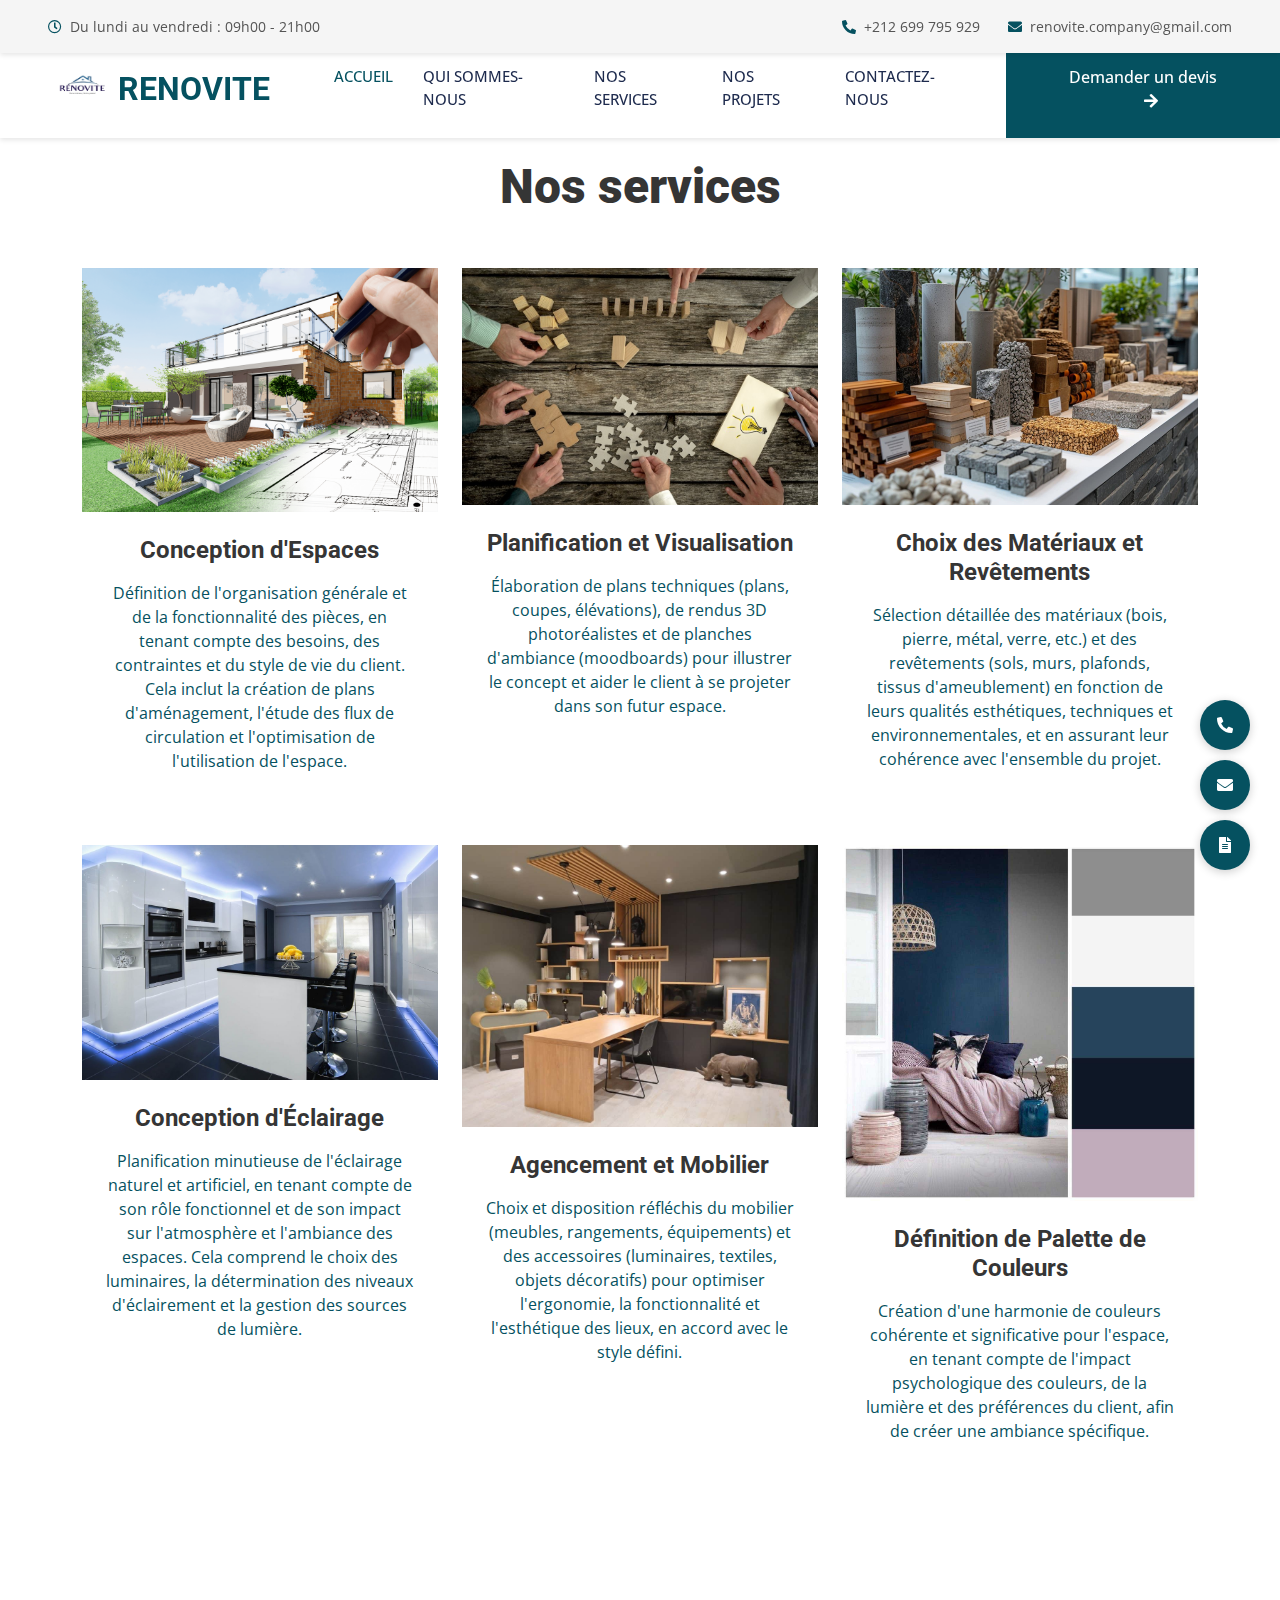
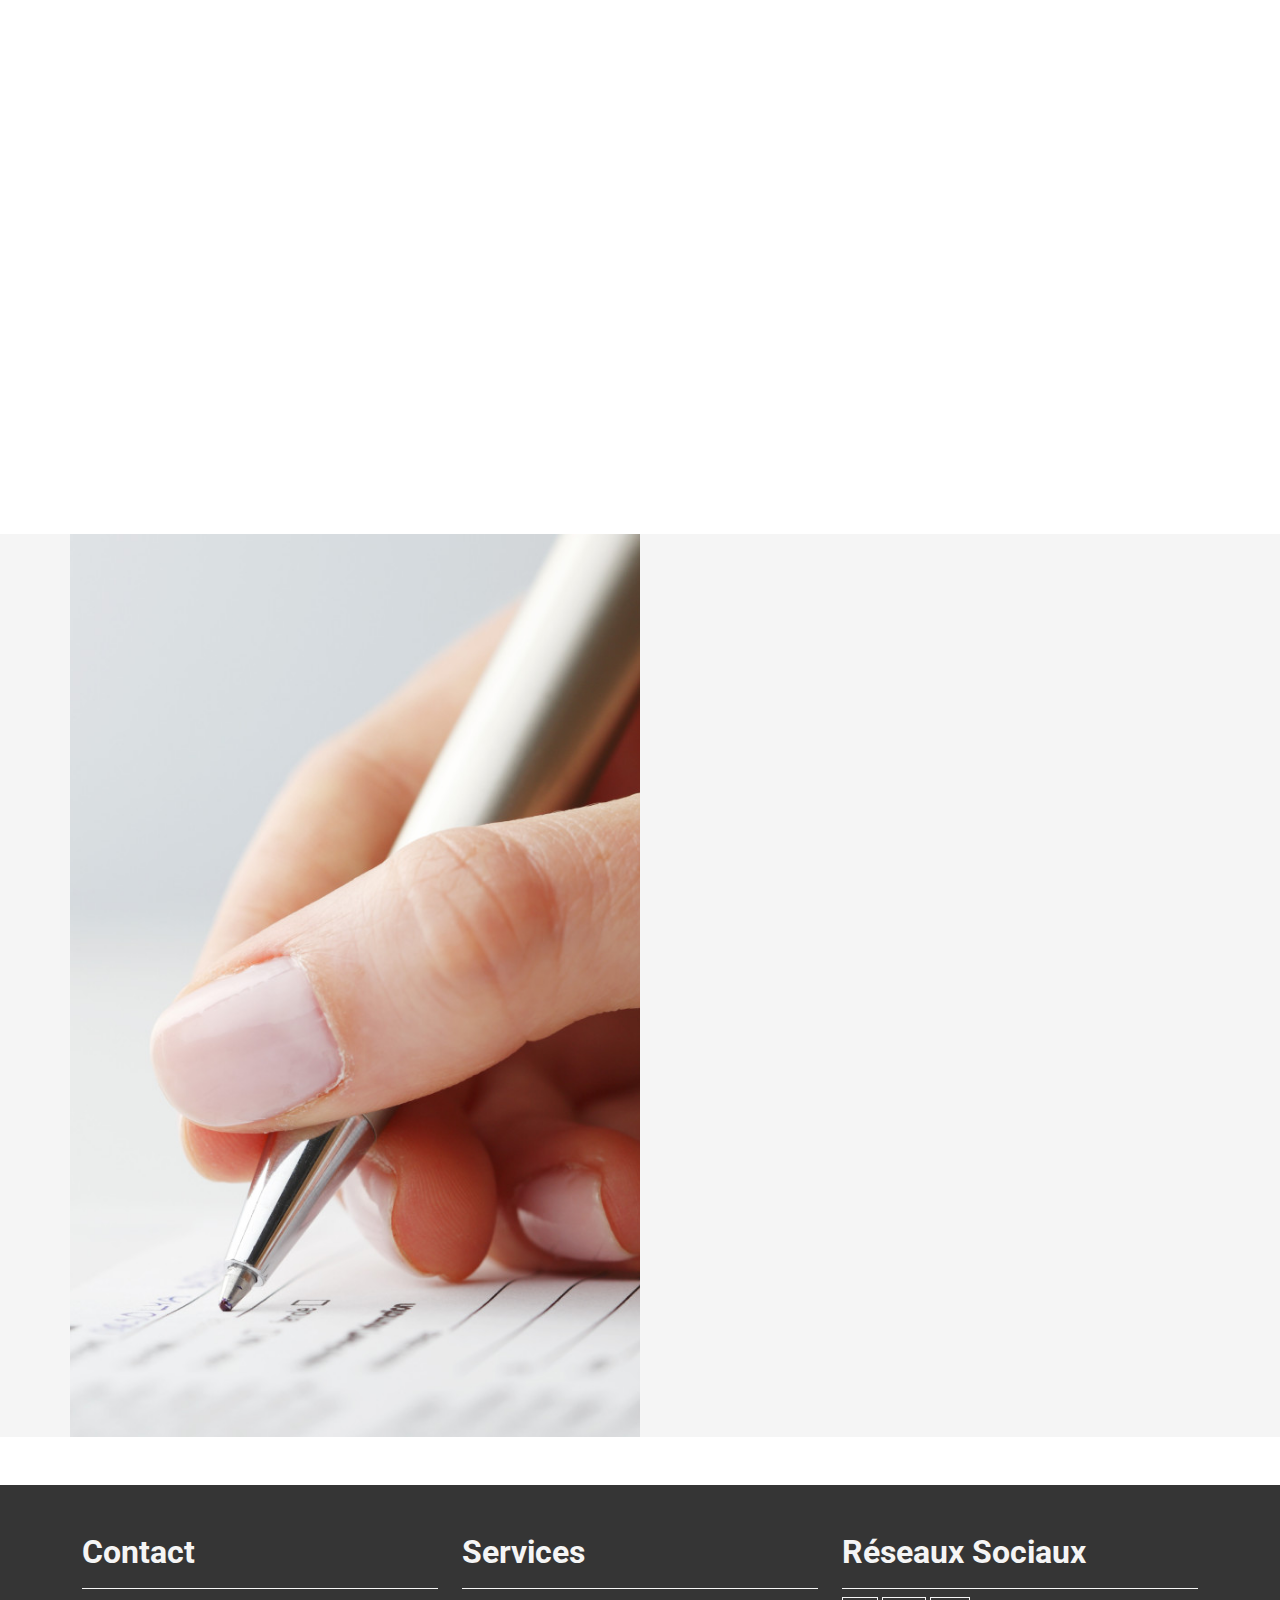
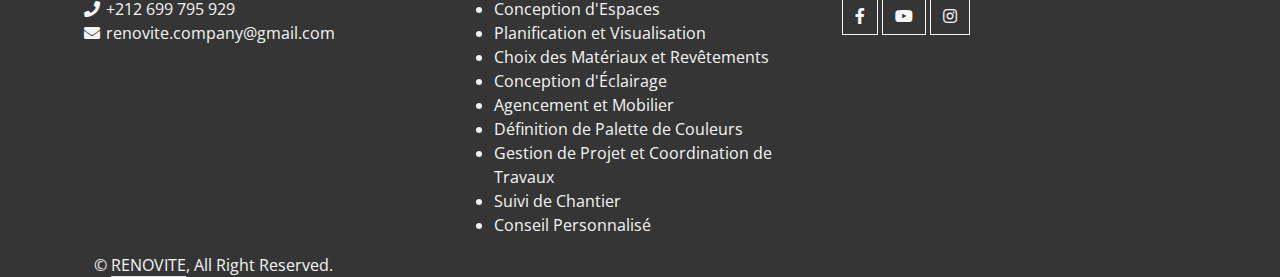
<file: service.html>
<!DOCTYPE html>
<html lang="en">

<head>
    <meta charset="utf-8">
    <title>RENOVITE</title>
    <meta content="width=device-width, initial-scale=1.0" name="viewport">
    <meta content="aménagement intérieur, design d'intérieur, rénovation, second œuvre" name="keywords">
    <meta content="RENOVITE - Experts en aménagement intérieur et travaux de second œuvre" name="description">

    <!-- Favicon -->
    <link href="img/favicon.ico" rel="icon">

    <!-- Google Web Fonts -->
    <link rel="preconnect" href="https://fonts.googleapis.com">
    <link rel="preconnect" href="https://fonts.gstatic.com" crossorigin>
    <link href="https://fonts.googleapis.com/css2?family=Open+Sans:wght@400;500&family=Roboto:wght@500;700;900&display=swap" rel="stylesheet"> 

    <!-- Icon Font Stylesheet -->
    <link href="https://cdnjs.cloudflare.com/ajax/libs/font-awesome/5.10.0/css/all.min.css" rel="stylesheet">
    <link href="https://cdn.jsdelivr.net/npm/bootstrap-icons@1.4.1/font/bootstrap-icons.css" rel="stylesheet">

    <!-- Libraries Stylesheet -->
    <link href="lib/animate/animate.min.css" rel="stylesheet">
    <link href="lib/owlcarousel/assets/owl.carousel.min.css" rel="stylesheet">
    <link href="lib/lightbox/css/lightbox.min.css" rel="stylesheet">

    <!-- Customized Bootstrap Stylesheet -->
    <link href="css/bootstrap.min.css" rel="stylesheet">

    <!-- Template Stylesheet -->
    <link href="css/style-consolidated.css" rel="stylesheet">    
    
</head>

<body>
    <!-- Spinner Start -->
    <div id="spinner" class="show bg-white position-fixed translate-middle w-100 vh-100 top-50 start-50 d-flex align-items-center justify-content-center">
        <div class="spinner-grow text-primary" style="width: 3rem; height: 3rem;" role="status">
            <span class="sr-only">Chargement...</span>
        </div>
    </div>
    <!-- Spinner End -->


    <!-- Topbar Start -->
    <div class="container-fluid bg-light p-0 fixed-top" style="z-index: 1030; box-shadow: 0 2px 5px rgba(0,0,0,0.1);">
        <!-- Desktop Topbar -->
        <div class="row gx-0 d-none d-lg-flex">
            <div class="col-lg-7 px-5 text-start">
                <div class="h-100 d-inline-flex align-items-center py-3">
                    <small class="far fa-clock text-primary me-2"></small>
                    <small>Du lundi au vendredi : 09h00 - 21h00 </small>
                </div>
            </div>
            <div class="col-lg-5 px-5 text-end">
                <div class="h-100 d-inline-flex align-items-center py-3 me-4">
                    <small class="fa fa-phone-alt text-primary me-2"></small>
                    <small><a href="tel:+212699795929" style="color: inherit; text-decoration: none;" class="contact-link">+212 699 795 929</a></small>
                </div>
                <div class="h-100 d-inline-flex align-items-center py-3 me-6">
                    <small class="fa fa-envelope text-primary me-2"></small>
                    <small><a href="mailto:renovite.company@gmail.com" style="color: inherit; text-decoration: none;" class="contact-link">renovite.company@gmail.com</a></small>
                </div>
            </div>
        </div>
        
        <!-- Mobile Topbar -->
        <div class="row gx-0 d-flex d-lg-none py-2">
            <div class="col-12 text-center">
                <div class="d-inline-flex align-items-center me-3">
                    <small class="fa fa-phone-alt text-primary me-1"></small>
                    <small><a href="tel:+212699795929" style="color: inherit; text-decoration: none;" class="contact-link">+212 699 795 929</a></small>
                </div>
                <div class="d-inline-flex align-items-center">
                    <small class="fa fa-envelope text-primary me-1"></small>
                    <small><a href="mailto:renovite.company@gmail.com" style="color: inherit; text-decoration: none;" class="contact-link">renovite.company@gmail.com</a></small>
                </div>
            </div>
        </div>
    </div>
    <!-- Topbar End -->


    <!-- Navbar Start -->
    <nav class="navbar navbar-expand-lg bg-white navbar-light fixed-top p-0" style="top: 40px; z-index: 1020; box-shadow: 0 2px 5px rgba(0,0,0,0.1);">
        <a href="index.html" class="navbar-brand d-flex align-items-center px-4 px-lg-5">
            <img src="img/logo.jpeg" alt="Logo RENOVITE" style="width: 70px; height: 70px;">
            <h2 class="m-0 text-primary">RENOVITE</h2>
        </a>
        <button type="button" class="navbar-toggler me-4" data-bs-toggle="collapse" data-bs-target="#navbarCollapse">
            <span class="navbar-toggler-icon"></span>
        </button>
        <div class="collapse navbar-collapse" id="navbarCollapse">
            <div class="navbar-nav ms-auto p-4 p-lg-0">
                <a href="index.html" class="nav-item nav-link active">Accueil</a>
                <a href="about.html" class="nav-item nav-link">Qui sommes-nous</a>
                <a href="service.html" class="nav-item nav-link">Nos services</a>
                <a href="project.html" class="nav-item nav-link">Nos Projets</a>
                <a href="contact.html" class="nav-item nav-link">Contactez-nous</a>
                <!-- Desktop Quote Button -->
                <a href="quote.html" class="btn btn-primary py-4 px-lg-5 d-none d-lg-block">Demander un devis<i class="fa fa-arrow-right ms-3"></i></a>
                
                <!-- Mobile Quote Button -->
                <a href="quote.html" class="btn btn-primary py-2 px-3 d-lg-none mt-3 mb-3">Devis gratuit<i class="fa fa-arrow-right ms-2"></i></a>
            </div>
            
        </div>
    </nav>
    <!-- Navbar End -->

  


    <!-- Service Start -->
    <div class="container-xxl py-5">
        <div class="container">
            <div class="section-title text-center">
                <h1 class="display-5 mb-5">Nos services</h1>
            </div>
            <div class="row g-4">
                <div class="col-md-6 col-lg-4 wow fadeInUp" data-wow-delay="0.1s">
                    <div class="service-item">
                        <div class="overflow-hidden">
                            <img class="img-fluid" src="img/service-1.png" alt="">
                        </div>
                        <div class="p-4 text-center text-primary">
                            <h4 class="mb-3">Conception d'Espaces</h4>
                            <p>Définition de l'organisation générale et de la fonctionnalité des pièces, en tenant compte des besoins, des contraintes et du style de vie du client. Cela inclut la création de plans d'aménagement, l'étude des flux de circulation et l'optimisation de l'utilisation de l'espace.</p>
                        </div>
                    </div>
                </div>
                <div class="col-md-6 col-lg-4 wow fadeInUp" data-wow-delay="0.3s">
                    <div class="service-item">
                        <div class="overflow-hidden">
                            <img class="img-fluid" src="img/service-2.jpeg" alt="">
                        </div>
                        <div class="p-4 text-center text-primary">
                            <h4 class="mb-3">Planification et Visualisation</h4>
                            <p>Élaboration de plans techniques (plans, coupes, élévations), de rendus 3D photoréalistes et de planches d'ambiance (moodboards) pour illustrer le concept et aider le client à se projeter dans son futur espace.</p>
                        </div>
                    </div>
                </div>
                <div class="col-md-6 col-lg-4 wow fadeInUp" data-wow-delay="0.5s">
                    <div class="service-item">
                        <div class="overflow-hidden">
                            <img class="img-fluid" src="img/service-3.jpg" alt="">
                        </div>
                        <div class="p-4 text-center text-primary">
                            <h4 class="mb-3">Choix des Matériaux et Revêtements</h4>
                            <p>Sélection détaillée des matériaux (bois, pierre, métal, verre, etc.) et des revêtements (sols, murs, plafonds, tissus d'ameublement) en fonction de leurs qualités esthétiques, techniques et environnementales, et en assurant leur cohérence avec l'ensemble du projet.</p>
                        </div>
                    </div>
                </div>
                <div class="col-md-6 col-lg-4 wow fadeInUp" data-wow-delay="0.1s">
                    <div class="service-item">
                        <div class="overflow-hidden">
                            <img class="img-fluid" src="img/service-4.jpg" alt="">
                        </div>
                        <div class="p-4 text-center text-primary">
                            <h4 class="mb-3">Conception d'Éclairage</h4>
                            <p>Planification minutieuse de l'éclairage naturel et artificiel, en tenant compte de son rôle fonctionnel et de son impact sur l'atmosphère et l'ambiance des espaces. Cela comprend le choix des luminaires, la détermination des niveaux d'éclairement et la gestion des sources de lumière.</p>
                        </div>
                    </div>
                </div>
                <div class="col-md-6 col-lg-4 wow fadeInUp" data-wow-delay="0.3s">
                    <div class="service-item">
                        <div class="overflow-hidden">
                            <img class="img-fluid" src="img/service-5.jpg" alt="">
                        </div>
                        <div class="p-4 text-center text-primary">
                            <h4 class="mb-3">Agencement et Mobilier</h4>
                            <p>Choix et disposition réfléchis du mobilier (meubles, rangements, équipements) et des accessoires (luminaires, textiles, objets décoratifs) pour optimiser l'ergonomie, la fonctionnalité et l'esthétique des lieux, en accord avec le style défini.</p>
                        </div>
                    </div>
                </div>
                <div class="col-md-6 col-lg-4 wow fadeInUp" data-wow-delay="0.5s">
                    <div class="service-item">
                        <div class="overflow-hidden">
                            <img class="img-fluid" src="img/service-6.jpg" alt="">
                        </div>
                        <div class="p-4 text-center text-primary">
                            <h4 class="mb-3">Définition de Palette de Couleurs</h4>
                            <p>Création d'une harmonie de couleurs cohérente et significative pour l'espace, en tenant compte de l'impact psychologique des couleurs, de la lumière et des préférences du client, afin de créer une ambiance spécifique.</p>
                        </div>
                    </div>
                </div>
                <div class="col-md-6 col-lg-4 wow fadeInUp" data-wow-delay="0.5s">
                    <div class="service-item">
                        <div class="overflow-hidden">
                            <img class="img-fluid" src="img/service-7.jpg" alt="">
                        </div>
                        <div class="p-4 text-center text-primary">
                            <h4 class="mb-3">Gestion de Projet et Coordination de Travaux</h4>
                            <p>Organisation complète du chantier, planification détaillée des étapes, coordination efficace des différents artisans et intervenants (plombiers, électriciens, peintres, etc.), et suivi rigoureux du budget et du calendrier.</p>
                        </div>
                    </div>
                </div>
                <div class="col-md-6 col-lg-4 wow fadeInUp" data-wow-delay="0.5s">
                    <div class="service-item">
                        <div class="overflow-hidden">
                            <img class="img-fluid" src="img/service-8.jpg" alt="">
                        </div>
                        <div class="p-4 text-center text-primary">
                            <h4 class="mb-3">Suivi de Chantier</h4>
                            <p>Contrôle régulier et méticuleux de la conformité des travaux avec les plans et les spécifications techniques, vérification de la qualité d'exécution et résolution des éventuels problèmes rencontrés sur place.</p>
                        </div>
                    </div>
                </div>
                <div class="col-md-6 col-lg-4 wow fadeInUp" data-wow-delay="0.5s">
                    <div class="service-item">
                        <div class="overflow-hidden">
                            <img class="img-fluid" src="img/service-9.jpg" alt="">
                        </div>
                        <div class="p-4 text-center text-primary">
                            <h4 class="mb-3">Conseil Personnalisé</h4>
                            <p>Accompagnement attentif et conseils sur mesure adaptés aux besoins spécifiques du client, à son budget et à ses attentes, tout au long du processus de conception et de réalisation du projet.</p>
                        </div>
                    </div>
                </div>
            </div>
        </div>
    </div>
    <!-- Service End -->


    <!-- Quote Start -->
    <div class="container-fluid bg-light overflow-hidden my-5 px-lg-0">
        <div class="container quote px-lg-0">
            <div class="row g-0 mx-lg-0">
                <div class="col-lg-6 ps-lg-0" style="min-height: 500px;">
                    <div class="position-relative h-100">
                        <img class="position-absolute img-fluid w-100 h-100" src="img/quote.jpg" style="object-fit: cover;" alt="Main écrivant sur un document">
                    </div>
                </div>
                <div class="col-lg-6 quote-text py-5 wow fadeIn" data-wow-delay="0.5s">
                    <div class="p-lg-5 pe-lg-0">
                        <div class="section-title text-start mb-5">
                            <h1 class="display-5 mb-4">Devis Gratuit</h1>
                        </div>
                        <p class="mb-5">Obtenez une estimation personnalisée pour votre projet d'aménagement intérieur. Contactez-nous pour discuter de vos besoins et recevoir une proposition détaillée.</p>
                        <form>
                            <div class="row g-4">
                                <div class="col-12">
                                    <input type="text" class="form-control border-0 bg-white py-3 px-4" placeholder="Votre nom" style="height: 60px;">
                                </div>
                                <div class="col-12">
                                    <input type="email" class="form-control border-0 bg-white py-3 px-4" placeholder="Votre email" style="height: 60px;">
                                </div>
                                <div class="col-12">
                                    <input type="text" class="form-control border-0 bg-white py-3 px-4" placeholder="Votre Mobile" style="height: 60px;">
                                </div>
                                <div class="col-12">
                                    <textarea class="form-control border-0 bg-white py-3 px-4" rows="5" placeholder="Note spéciale"></textarea>
                                </div>
                                <div class="col-12">
                                    <button class="btn btn-primary w-100 py-3" type="submit">Envoyer la demande</button>
                                </div>
                            </div>
                        </form>
                    </div>
                </div>
            </div>
        </div>
    </div>
    <!-- Quote End -->




<!-- Footer Start -->
<footer class="bg-dark" id="tempaltemo_footer">
    <div class="container">
        <div class="row">
            <div class="col-md-4 pt-5">
                <h2 class="h2 text-light border-bottom pb-3 border-light logo">Contact</h2>
                <ul class="list-unstyled text-light footer-link-list">
                    <li>
                        <i class="fa fa-phone fa-fw"></i>
                        <a class="text-light text-decoration-none" href="tel:+212699795929">+212 699 795 929</a>
                    </li>
                    <li>
                        <i class="fa fa-envelope fa-fw"></i>
                        <a class="text-light text-decoration-none" href="mailto:renovite.company@gmail.com">renovite.company@gmail.com</a>
                    </li>
                </ul>
            </div>
            <div class="col-md-4 pt-5">
                <h2 class="h2 text-light border-bottom pb-3 border-light">Services</h2>
                <ul class="list-style text-light footer-link-list">
                    <li><a class="text-light text-decoration-none" href="#">Conception d'Espaces</a></li>
                    <li><a class="text-light text-decoration-none" href="#">Planification et Visualisation</a></li>
                    <li><a class="text-light text-decoration-none" href="#">Choix des Matériaux et Revêtements</a></li>
                    <li><a class="text-light text-decoration-none" href="#">Conception d'Éclairage</a></li>
                    <li><a class="text-light text-decoration-none" href="#">Agencement et Mobilier</a></li>
                    <li><a class="text-light text-decoration-none" href="#">Définition de Palette de Couleurs</a></li>
                    <li><a class="text-light text-decoration-none" href="#">Gestion de Projet et Coordination de Travaux</a></li>
                    <li><a class="text-light text-decoration-none" href="#">Suivi de Chantier</a></li>
                    <li><a class="text-light text-decoration-none" href="#">Conseil Personnalisé</a></li>
                </ul>
            </div>
            <div class="col-md-4 pt-5">
                <h2 class="h2 text-light border-bottom pb-3 border-light">Réseaux Sociaux</h2>
                <ul class="list-unstyled text-light footer-link-list">
                    <a class="btn btn-outline-light btn-social" href="https://web.facebook.com/profile.php?id=61575626890779"><i class="fab fa-facebook-f"></i></a>
                    <a class="btn btn-outline-light btn-social" href=""><i class="fab fa-youtube"></i></a>
                    <a class="btn btn-outline-light btn-social" href="https://www.instagram.com/renovite2025?igsh=MWJwbmIzYzNrejZ4ZQ=="><i class="fab fa-instagram"></i></a>
                </ul>
            </div>
        </div>
        <div class="container">
            <div class="copyright">
                <div class="row">
                    <div class="col-md-6 text-light text-center text-md-start mb-3 mb-md-0">
                        &copy; <a class="text-light border-bottom" href="#">RENOVITE</a>, All Right Reserved.
                    </div>
                </div>
            </div>
        </div>
    </div>
</footer>
<!-- Footer End -->

<!-- Contact Buttons for All Devices -->
<div class="contact-sticky-mobile">
    <a href="https://wa.me/212699795929" class="mobile-contact-item">
        <i class="fa fa-phone-alt"></i>
    </a>
    <a href="mailto:renovite.company@gmail.com" class="mobile-contact-item">
        <i class="fa fa-envelope"></i>
    </a>
    <a href="quote.html" class="mobile-contact-item">
        <i class="fa fa-file-alt"></i>
    </a>
</div>

    <!-- JavaScript Libraries -->
    <script src="https://code.jquery.com/jquery-3.4.1.min.js"></script>
    <script src="https://cdn.jsdelivr.net/npm/bootstrap@5.0.0/dist/js/bootstrap.bundle.min.js"></script>
    <script src="lib/wow/wow.min.js"></script>
    <script src="lib/easing/easing.min.js"></script>
    <script src="lib/waypoints/waypoints.min.js"></script>
    <script src="lib/counterup/counterup.min.js"></script>
    <script src="lib/owlcarousel/owl.carousel.min.js"></script>
    <script src="lib/isotope/isotope.pkgd.min.js"></script>
    <script src="lib/lightbox/js/lightbox.min.js"></script>

    <!-- Template Javascript -->
    <script src="js/main.js"></script>
    
</body>

</html>
</file>
<file: css/style-consolidated.css>
/*** Root Variables ***/
:root {
    --primary: #055160;
    --secondary: #51CFED;
    --light: #EFF5F9;
    --dark: #1D2A4D;
}

/*** Layout & Positioning ***/
body {
    padding-top: 110px; /* Adjust based on combined height of topbar and navbar */
}

/* Responsive adjustments */
@media (max-width: 991.98px) {
    body {
        padding-top: 120px; /* Increased padding to accommodate both bars */
    }
    
    .navbar.fixed-top {
        top: 40px !important; /* Adjust based on mobile topbar height */
    }
    
    /* Mobile topbar adjustments */
    .container-fluid.fixed-top .row.d-flex.d-lg-none {
        padding: 5px 0;
    }
}

/* For very small screens */
@media (max-width: 575.98px) {
    body {
        padding-top: 160px; /* Further increased for smaller screens */
    }
    
    .navbar.fixed-top {
        top: 65px !important; /* Increased for smaller screens where content might wrap */
    }
}

/* Ensure topbar stays on top */
.container-fluid.bg-light.p-0.fixed-top {
    z-index: 1031 !important; /* Higher than navbar */
}

/* Ensure navbar stays below topbar */
.navbar.navbar-expand-lg.bg-white.navbar-light.fixed-top {
    z-index: 1020 !important; /* Lower than topbar */
}

/*** Contact Elements ***/
.contact-link {
    transition: color 0.3s ease;
}

.contact-link:hover {
    color: #055160 !important;
}

/* Contact sticky styles */
.contact-sticky {
    position: fixed;
    top: 0;
    right: 0;
    left: 0;
    background-color: rgba(255, 255, 255, 0.9);
    z-index: 1030;
    padding: 8px 0;
    box-shadow: 0 2px 5px rgba(0,0,0,0.1);
}

.contact-info {
    display: flex;
    gap: 20px;
}

.contact-item {
    color: #333;
    text-decoration: none;
    transition: color 0.3s ease;
    font-size: 0.9rem;
}

.contact-item:hover {
    color: #055160;
}

/*** Mobile Contact Buttons ***/
.contact-sticky-mobile {
    position: fixed;
    bottom: 20px;
    right: 20px;
    display: flex;
    flex-direction: column;
    gap: 10px;
    z-index: 1030;
}

/* Desktop positioning */
@media (min-width: 992px) {
    .contact-sticky-mobile {
        bottom: 30px;
        right: 30px;
    }
}

.mobile-contact-item {
    width: 50px;
    height: 50px;
    border-radius: 50%;
    background-color: #055160;
    color: white;
    display: flex;
    align-items: center;
    justify-content: center;
    text-decoration: none;
    box-shadow: 0 2px 10px rgba(0,0,0,0.2);
    transition: transform 0.3s ease;
}

.mobile-contact-item:hover {
    transform: scale(1.1);
    color: white;
}

/*** Footer Styles ***/
.service-links {
    display: flex;
    flex-direction: column;
    gap: 8px;
}

.service-item {
    color: #fff;
    text-decoration: none;
    transition: color 0.3s ease;
    cursor: pointer;
    margin: 0;
    padding: 4px 0;
}

.service-item:hover {
    color: #055160;
}

/*** Carousel Styles ***/
.carousel-caption {
    max-width: 900px;
    margin: 0 auto;
}

/*** Custom Animations ***/
.hover-scale {
    transition: transform 0.3s ease;
}

.hover-scale:hover {
    transform: scale(1.05);
}

/*** Utility Classes ***/
.text-justify {
    text-align: justify;
}

.shadow-custom {
    box-shadow: 0 4px 15px rgba(0, 0, 0, 0.1);
}

.rounded-custom {
    border-radius: 10px;
    overflow: hidden;
}

/*** Project Items ***/
.project-item {
    margin-bottom: 25px;
}

/* Style for stacked image containers */
.stacked-images {
    display: flex;
    flex-direction: column;
    height: 100%;
    gap: 10px; /* Space between stacked images */
}

/* Each image in the stack takes appropriate height */
.stacked-images .image-item {
    flex: 1;
    overflow: hidden;
    border-radius: 5px;
}

/* Images maintain aspect ratio but fill container width */
.stacked-images img {
    width: 100%;
    height: 100%;
    object-fit: contain; /* Maintains aspect ratio without cropping */
    display: block;
}

/*** Mobile Responsive Fixes ***/
/* Mobile-specific styles */
@media (max-width: 991.98px) {
    /* Fix for carousel text */
    .owl-carousel-item .position-absolute {
        padding-top: 60px;
        padding-bottom: 60px;
    }
    
    /* Adjust heading sizes */
    .owl-carousel-item h5.text-white {
        font-size: 0.9rem !important;
        margin-bottom: 10px !important;
    }
    
    .owl-carousel-item h1.display-3 {
        font-size: calc(1.2rem + 1vw) !important;
        line-height: 1.2 !important;
        margin-bottom: 15px !important;
    }
    
    .owl-carousel-item p.fs-5 {
        font-size: 0.85rem !important;
        line-height: 1.4 !important;
        margin-bottom: 20px !important;
    }
    
    /* Fix button spacing */
    .owl-carousel-item .btn {
        padding: 0.5rem 1rem !important;
        font-size: 0.9rem !important;
    }
    
    /* Fix for navbar and quote button */
    .navbar-collapse {
        max-height: 80vh;
        overflow-y: auto;
    }
    
    /* Add mobile quote button */
    .mobile-quote-btn {
        display: block !important;
        margin: 10px 10px 10px 10px;
        text-align: center;
        justify-content: center!important;
        justify-items: center!important;
    }
    
    /* Fix for overlapping elements */
    .container-fluid.p-0.pb-5 {
        margin-bottom: 20px !important;
    }
    
    /* Fix for "Why Choose Us" section */
    .feature-text .row.g-4 {
        margin-left: -5px;
        margin-right: -5px;
    }
    
    .feature-text .row.g-4 > div {
        padding-left: 5px;
        padding-right: 5px;
    }
    
    .feature-text h5 {
        font-size: 0.9rem !important;
        white-space: normal;
        word-break: break-word;
    }
    
    .feature-text .d-flex.align-items-center {
        margin-bottom: 10px;
    }
}

/* Back to top button styling */
.back-to-top {
    position: fixed;
    bottom: 30px;
    right: 30px;
    z-index: 99;
}

@media (max-width: 991.98px) {
    .back-to-top {
        bottom: 90px; /* Move up to make room for mobile contact buttons */
    }
}

/*** Spinner ***/
#spinner {
    opacity: 0;
    visibility: hidden;
    transition: opacity .5s ease-out, visibility 0s linear .5s;
    z-index: 99999;
}

#spinner.show {
    transition: opacity .5s ease-out, visibility 0s linear 0s;
    visibility: visible;
    opacity: 1;
}

/*** Button ***/
.btn {
    font-weight: 500;
    transition: .5s;
}

.btn.btn-primary,
.btn.btn-secondary {
    color: #FFFFFF;
}

.btn-square {
    width: 38px;
    height: 38px;
}

.btn-sm-square {
    width: 32px;
    height: 32px;
}

.btn-lg-square {
    width: 48px;
    height: 48px;
}

.btn-square,
.btn-sm-square,
.btn-lg-square {
    padding: 0;
    display: flex;
    align-items: center;
    justify-content: center;
    font-weight: normal;
}

/*** Navbar ***/
.navbar.sticky-top {
    top: 0;
    transition: .5s;
}

.navbar .navbar-brand {
    display: flex;
    align-items: center;
}

.navbar .navbar-brand img {
    max-height: 60px;
}

.navbar .dropdown-toggle::after {
    border: none;
    content: "\f107";
    font-family: "Font Awesome 5 Free";
    font-weight: 900;
    vertical-align: middle;
    margin-left: 8px;
}

.navbar .navbar-nav .nav-link {
    margin-right: 30px;
    padding: 25px 0;
    color: #FFFFFF;
    font-size: 15px;
    font-weight: 500;
    text-transform: uppercase;
    outline: none;
}

.navbar .navbar-nav .nav-link:hover,
.navbar .navbar-nav .nav-link.active {
    color: var(--primary);
}

@media (max-width: 991.98px) {
    .navbar .navbar-nav .nav-link  {
        margin-right: 0;
        padding: 10px 0;
    }

    .navbar .navbar-nav {
        border-top: 1px solid #EEEEEE;
    }
}

.navbar .navbar-nav .nav-link {
    color: var(--dark);
    font-weight: 500;
}

@media (min-width: 992px) {
    .navbar .nav-item .dropdown-menu {
        display: block;
        border: none;
        margin-top: 0;
        top: 150%;
        opacity: 0;
        visibility: hidden;
        transition: .5s;
    }

    .navbar .nav-item:hover .dropdown-menu {
        top: 100%;
        visibility: visible;
        transition: .5s;
        opacity: 1;
    }
}
</file>
<file: css/style.css>
/********** Template CSS **********/
:root {
    --primary: #055160;
    --light: #F5F5F5;
    --dark: #353535;
}

.fw-medium {
    font-weight: 500 !important;
}

.fw-bold {
    font-weight: 700 !important;
}

.fw-black {
    font-weight: 900 !important;
}

.back-to-top {
    position: fixed;
    display: none;
    right: 45px;
    bottom: 45px;
    z-index: 99;
}


/*** Spinner ***/
#spinner {
    opacity: 0;
    visibility: hidden;
    transition: opacity .5s ease-out, visibility 0s linear .5s;
    z-index: 99999;
}

#spinner.show {
    transition: opacity .5s ease-out, visibility 0s linear 0s;
    visibility: visible;
    opacity: 1;
}


/*** Button ***/
.btn {
    font-weight: 500;
    transition: .5s;
}

.btn.btn-primary,
.btn.btn-secondary {
    color: #FFFFFF;
}

.btn-square {
    width: 38px;
    height: 38px;
}

.btn-sm-square {
    width: 32px;
    height: 32px;
}

.btn-lg-square {
    width: 48px;
    height: 48px;
}

.btn-square,
.btn-sm-square,
.btn-lg-square {
    padding: 0;
    display: flex;
    align-items: center;
    justify-content: center;
    font-weight: normal;
}

/*** Navbar ***/
.navbar .dropdown-toggle::after {
    border: none;
    content: "\f107";
    font-family: "Font Awesome 5 Free";
    font-weight: 900;
    vertical-align: middle;
    margin-left: 8px;
}

.navbar-light .navbar-nav .nav-link {
    margin-right: 30px;
    padding: 25px 0;
    color: #FFFFFF;
    font-size: 15px;
    font-weight: 500;
    text-transform: uppercase;
    outline: none;
}

.navbar-light .navbar-nav .nav-link:hover,
.navbar-light .navbar-nav .nav-link.active {
    color: var(--primary);
}

@media (max-width: 991.98px) {
    .navbar-light .navbar-nav .nav-link  {
        margin-right: 0;
        padding: 10px 0;
    }

    .navbar-light .navbar-nav {
        border-top: 1px solid #EEEEEE;
    }
}

.navbar-light .navbar-brand,
.navbar-light a.btn {
    height: 75px;
}

.navbar-light .navbar-nav .nav-link {
    color: var(--dark);
    font-weight: 500;
}

.navbar-light.sticky-top {
    top: -100px;
    transition: .5s;
}

@media (min-width: 992px) {
    .navbar .nav-item .dropdown-menu {
        display: block;
        border: none;
        margin-top: 0;
        top: 150%;
        opacity: 0;
        visibility: hidden;
        transition: .5s;
    }

    .navbar .nav-item:hover .dropdown-menu {
        top: 100%;
        visibility: visible;
        transition: .5s;
        opacity: 1;
    }
}


/*** Header ***/
@media (max-width: 768px) {
    .header-carousel .owl-carousel-item {
        position: relative;
        min-height: 500px;
    }
    
    .header-carousel .owl-carousel-item img {
        position: absolute;
        width: 100%;
        height: 100%;
        object-fit: cover;
    }

    .header-carousel .owl-carousel-item h5,
    .header-carousel .owl-carousel-item p {
        font-size: 14px !important;
        font-weight: 400 !important;
    }

    .header-carousel .owl-carousel-item h1 {
        font-size: 30px;
        font-weight: 600;
    }
}

.header-carousel .owl-nav {
    position: absolute;
    width: 200px;
    height: 45px;
    bottom: 30px;
    left: 50%;
    transform: translateX(-50%);
    display: flex;
    justify-content: space-between;
}

.header-carousel .owl-nav .owl-prev,
.header-carousel .owl-nav .owl-next {
    width: 45px;
    height: 45px;
    display: flex;
    align-items: center;
    justify-content: center;
    color: #FFFFFF;
    background: transparent;
    border: 1px solid #FFFFFF;
    font-size: 22px;
    transition: .5s;
}

.header-carousel .owl-nav .owl-prev:hover,
.header-carousel .owl-nav .owl-next:hover {
    background: var(--primary);
    border-color: var(--primary);
}

.header-carousel .owl-dots {
    position: absolute;
    height: 45px;
    bottom: 30px;
    left: 50%;
    transform: translateX(-50%);
    display: flex;
    align-items: center;
    justify-content: center;
}

.header-carousel .owl-dot {
    position: relative;
    display: inline-block;
    margin: 0 5px;
    width: 15px;
    height: 15px;
    background: transparent;
    border: 1px solid #FFFFFF;
    transition: .5s;
}

.header-carousel .owl-dot::after {
    position: absolute;
    content: "";
    width: 5px;
    height: 5px;
    top: 4px;
    left: 4px;
    background: transparent;
    border: 1px solid #FFFFFF;
}

.header-carousel .owl-dot.active {
    background: var(--primary);
    border-color: var(--primary);
}

.page-header {
    background: linear-gradient(rgba(53, 53, 53, .7), rgba(53, 53, 53, .7)), url(../img/carousel-1.jpg) center center no-repeat;
    background-size: cover;
}

.breadcrumb-item + .breadcrumb-item::before {
    color: var(--light);
}


/*** Section Title ***/
.section-title h1 {
    position: relative;
    display: inline-block;
    padding: 0 60px;
}

.section-title.text-start h1 {
    padding-left: 0;
}

.section-title h1::before,
.section-title h1::after {
    position: absolute;
    content: "";
    width: 45px;
    height: 5px;
    bottom: 0;
    background: var(--dark);
}

.section-title h1::before {
    left: 0;
}

.section-title h1::after {
    right: 0;
}

.section-title.text-start h1::before {
    display: none;
}


/*** About ***/
@media (min-width: 992px) {
    .container.about {
        max-width: 100% !important;
    }

    .about-text  {
        padding-right: calc(((100% - 960px) / 2) + .75rem);
    }
}

@media (min-width: 1200px) {
    .about-text  {
        padding-right: calc(((100% - 1140px) / 2) + .75rem);
    }
}

@media (min-width: 1400px) {
    .about-text  {
        padding-right: calc(((100% - 1320px) / 2) + .75rem);
    }
}


/*** Service ***/
.service-item img {
    transition: .5s;
}

.service-item:hover img {
    transform: scale(1.1);
}


/*** Feature ***/
@media (min-width: 992px) {
    .container.feature {
        max-width: 100% !important;
    }

    .feature-text  {
        padding-left: calc(((100% - 960px) / 2) + .75rem);
    }
}

@media (min-width: 1200px) {
    .feature-text  {
        padding-left: calc(((100% - 1140px) / 2) + .75rem);
    }
}

@media (min-width: 1400px) {
    .feature-text  {
        padding-left: calc(((100% - 1320px) / 2) + .75rem);
    }
}


/*** Project Portfolio ***/
#portfolio-flters li {
    display: inline-block;
    font-weight: 500;
    color: var(--dark);
    cursor: pointer;
    transition: .5s;
    border-bottom: 2px solid transparent;
}

#portfolio-flters li:hover,
#portfolio-flters li.active {
    color: var(--primary);
    border-color: var(--primary);
}

.portfolio-item img {
    transition: .5s;
}

.portfolio-item:hover img {
    transform: scale(1.1);
}

.portfolio-item .portfolio-overlay {
    position: absolute;
    display: flex;
    align-items: center;
    justify-content: center;
    width: 0;
    height: 0;
    bottom: 0;
    left: 50%;
    background: rgba(53, 53, 53, .7);
    transition: .5s;
}

.portfolio-item:hover .portfolio-overlay {
    width: 100%;
    height: 100%;
    left: 0;
}

.portfolio-item .portfolio-overlay .btn {
    opacity: 0;
}

.portfolio-item:hover .portfolio-overlay .btn {
    opacity: 1;
}


/*** Quote ***/
@media (min-width: 992px) {
    .container.quote {
        max-width: 100% !important;
    }

    .quote-text  {
        padding-right: calc(((100% - 960px) / 2) + .75rem);
    }
}

@media (min-width: 1200px) {
    .quote-text  {
        padding-right: calc(((100% - 1140px) / 2) + .75rem);
    }
}

@media (min-width: 1400px) {
    .quote-text  {
        padding-right: calc(((100% - 1320px) / 2) + .75rem);
    }
}


/*** Team ***/
.team-item img {
    transition: .5s;
}

.team-item:hover img {
    transform: scale(1.1);
}

.team-item .team-social {
    position: absolute;
    width: 38px;
    top: 50%;
    left: -38px;
    transform: translateY(-50%);
    display: flex;
    flex-direction: column;
    background: #FFFFFF;
    transition: .5s;
}

.team-item .team-social .btn {
    color: var(--primary);
    background: #FFFFFF;
}

.team-item .team-social .btn:hover {
    color: #FFFFFF;
    background: var(--primary);
}

.team-item:hover .team-social {
    left: 0;
}


/*** Testimonial ***/
.testimonial-carousel::before {
    position: absolute;
    content: "";
    top: 0;
    left: 0;
    height: 100%;
    width: 0;
    background: linear-gradient(to right, rgba(255, 255, 255, 1) 0%, rgba(255, 255, 255, 0) 100%);
    z-index: 1;
}

.testimonial-carousel::after {
    position: absolute;
    content: "";
    top: 0;
    right: 0;
    height: 100%;
    width: 0;
    background: linear-gradient(to left, rgba(255, 255, 255, 1) 0%, rgba(255, 255, 255, 0) 100%);
    z-index: 1;
}

@media (min-width: 768px) {
    .testimonial-carousel::before,
    .testimonial-carousel::after {
        width: 200px;
    }
}

@media (min-width: 992px) {
    .testimonial-carousel::before,
    .testimonial-carousel::after {
        width: 300px;
    }
}

.testimonial-carousel .owl-item .testimonial-text {
    border: 5px solid var(--light);
    transform: scale(.8);
    transition: .5s;
}

.testimonial-carousel .owl-item.center .testimonial-text {
    transform: scale(1);
}

.testimonial-carousel .owl-nav {
    position: absolute;
    width: 350px;
    top: 10px;
    left: 50%;
    transform: translateX(-50%);
    display: flex;
    justify-content: space-between;
    opacity: 0;
    transition: .5s;
    z-index: 1;
}

.testimonial-carousel:hover .owl-nav {
    width: 300px;
    opacity: 1;
}

.testimonial-carousel .owl-nav .owl-prev,
.testimonial-carousel .owl-nav .owl-next {
    position: relative;
    color: var(--primary);
    font-size: 45px;
    transition: .5s;
}

.testimonial-carousel .owl-nav .owl-prev:hover,
.testimonial-carousel .owl-nav .owl-next:hover {
    color: var(--dark);
}


/*** Contact ***/
@media (min-width: 992px) {
    .container.contact {
        max-width: 100% !important;
    }

    .contact-text  {
        padding-left: calc(((100% - 960px) / 2) + .75rem);
    }
}

@media (min-width: 1200px) {
    .contact-text  {
        padding-left: calc(((100% - 1140px) / 2) + .75rem);
    }
}

@media (min-width: 1400px) {
    .contact-text  {
        padding-left: calc(((100% - 1320px) / 2) + .75rem);
    }
}


/*** Footer ***/
.footer {
    background: linear-gradient(rgba(53, 53, 53, .7), rgba(53, 53, 53, .7)), url(../img/footer.jpg) center center no-repeat;
    background-size: cover;
}

.footer .btn.btn-social {
    margin-right: 5px;
    width: 35px;
    height: 35px;
    display: flex;
    align-items: center;
    justify-content: center;
    color: var(--light);
    border: 1px solid #FFFFFF;
    transition: .3s;
}

.footer .btn.btn-social:hover {
    color: var(--primary);
}

.footer .btn.btn-link {
    display: block;
    margin-bottom: 5px;
    padding: 0;
    text-align: left;
    color: #FFFFFF;
    font-size: 15px;
    font-weight: normal;
    text-transform: capitalize;
    transition: .3s;
}

.footer .btn.btn-link::before {
    position: relative;
    content: "\f105";
    font-family: "Font Awesome 5 Free";
    font-weight: 900;
    margin-right: 10px;
}

.footer .btn.btn-link:hover {
    color: var(--primary);
    letter-spacing: 1px;
    box-shadow: none;
}

.footer .copyright {
    padding: 25px 0;
    font-size: 15px;
    border-top: 1px solid rgba(256, 256, 256, .1);
}

.footer .copyright a {
    color: var(--light);
}

.footer .copyright a:hover {
    color: var(--primary);
}


/* Add or modify these styles */
.service-item p {
    color: #555; /* Adjust this to a visible color that matches your design */
    transition: color 0.3s ease;
}

.service-item h4 {
    color: #333; /* Ensure headings are visible */
    transition: color 0.3s ease;
}

/* If you want hover effects, keep them separate */
.service-item:hover p {
    color: #055160; /* Darker on hover */
}

.service-item:hover h4 {
    color: #000; /* Darker on hover */
}
</file>
